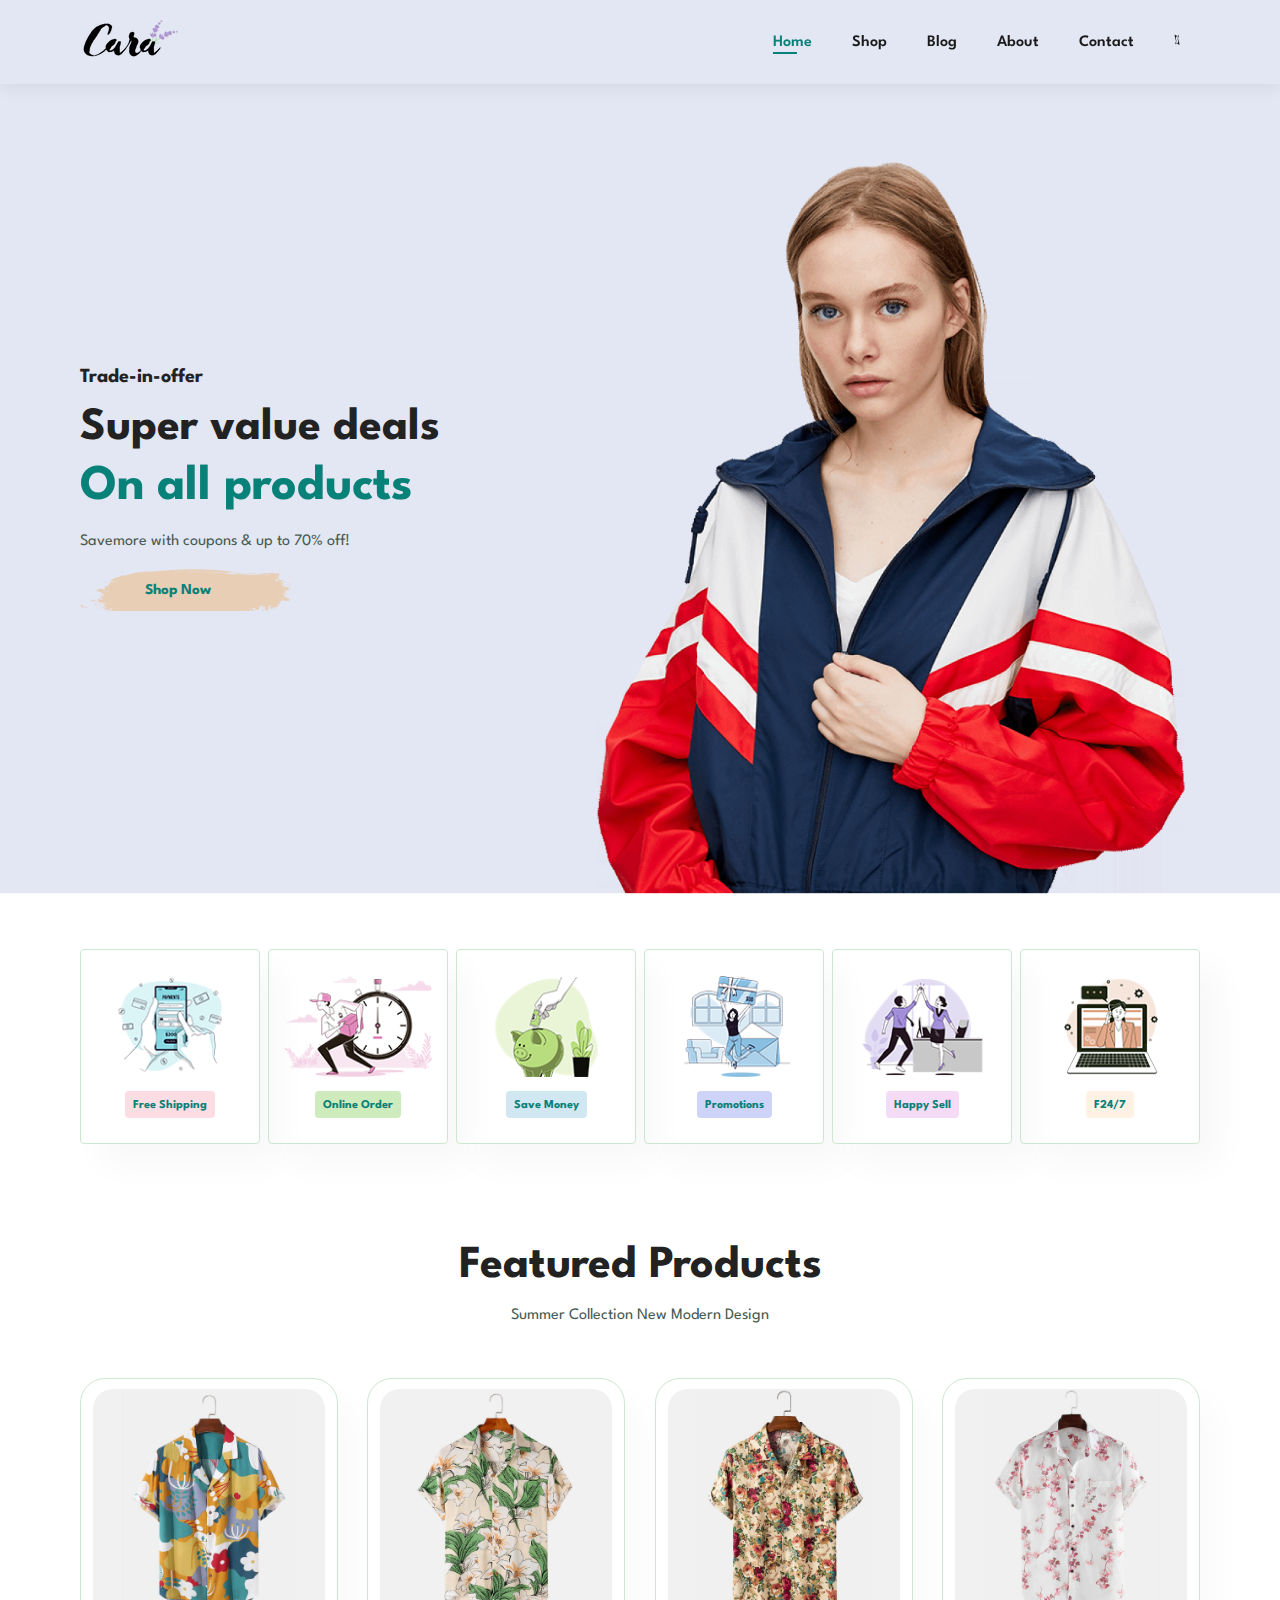
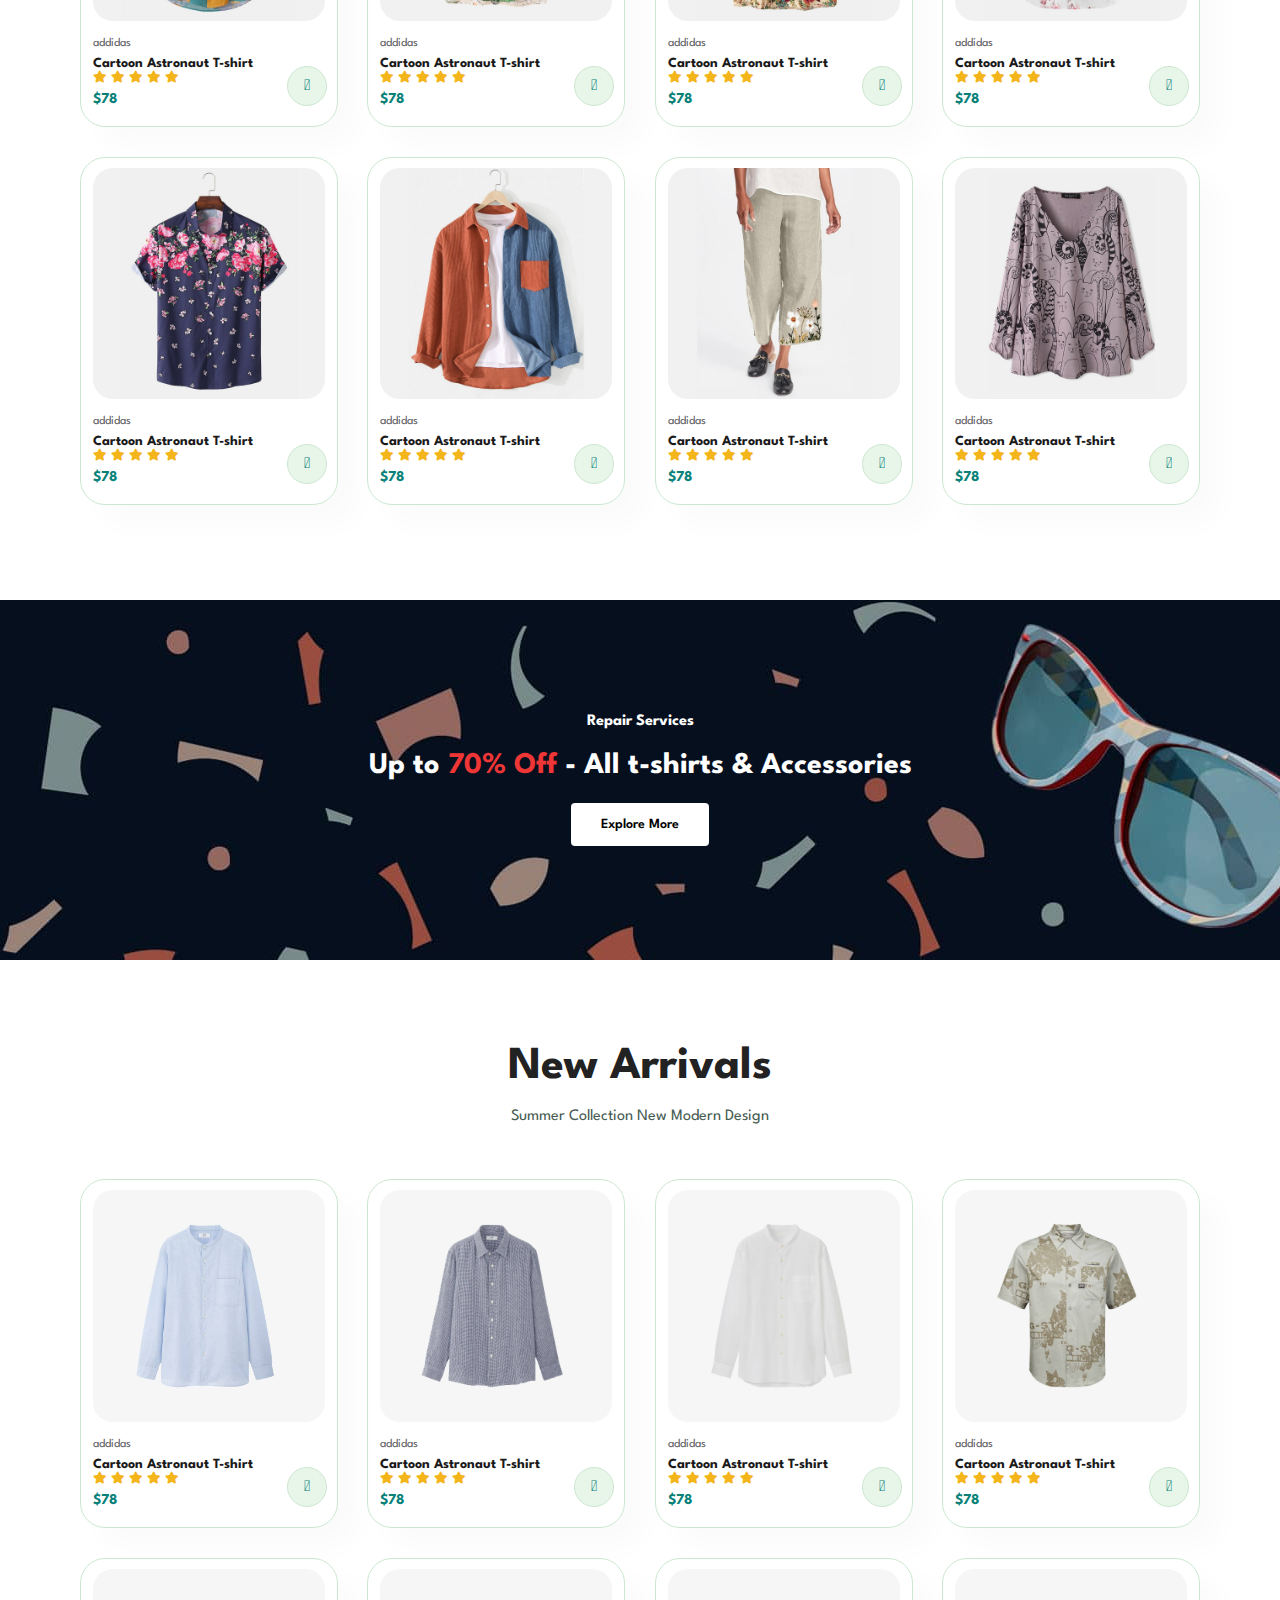
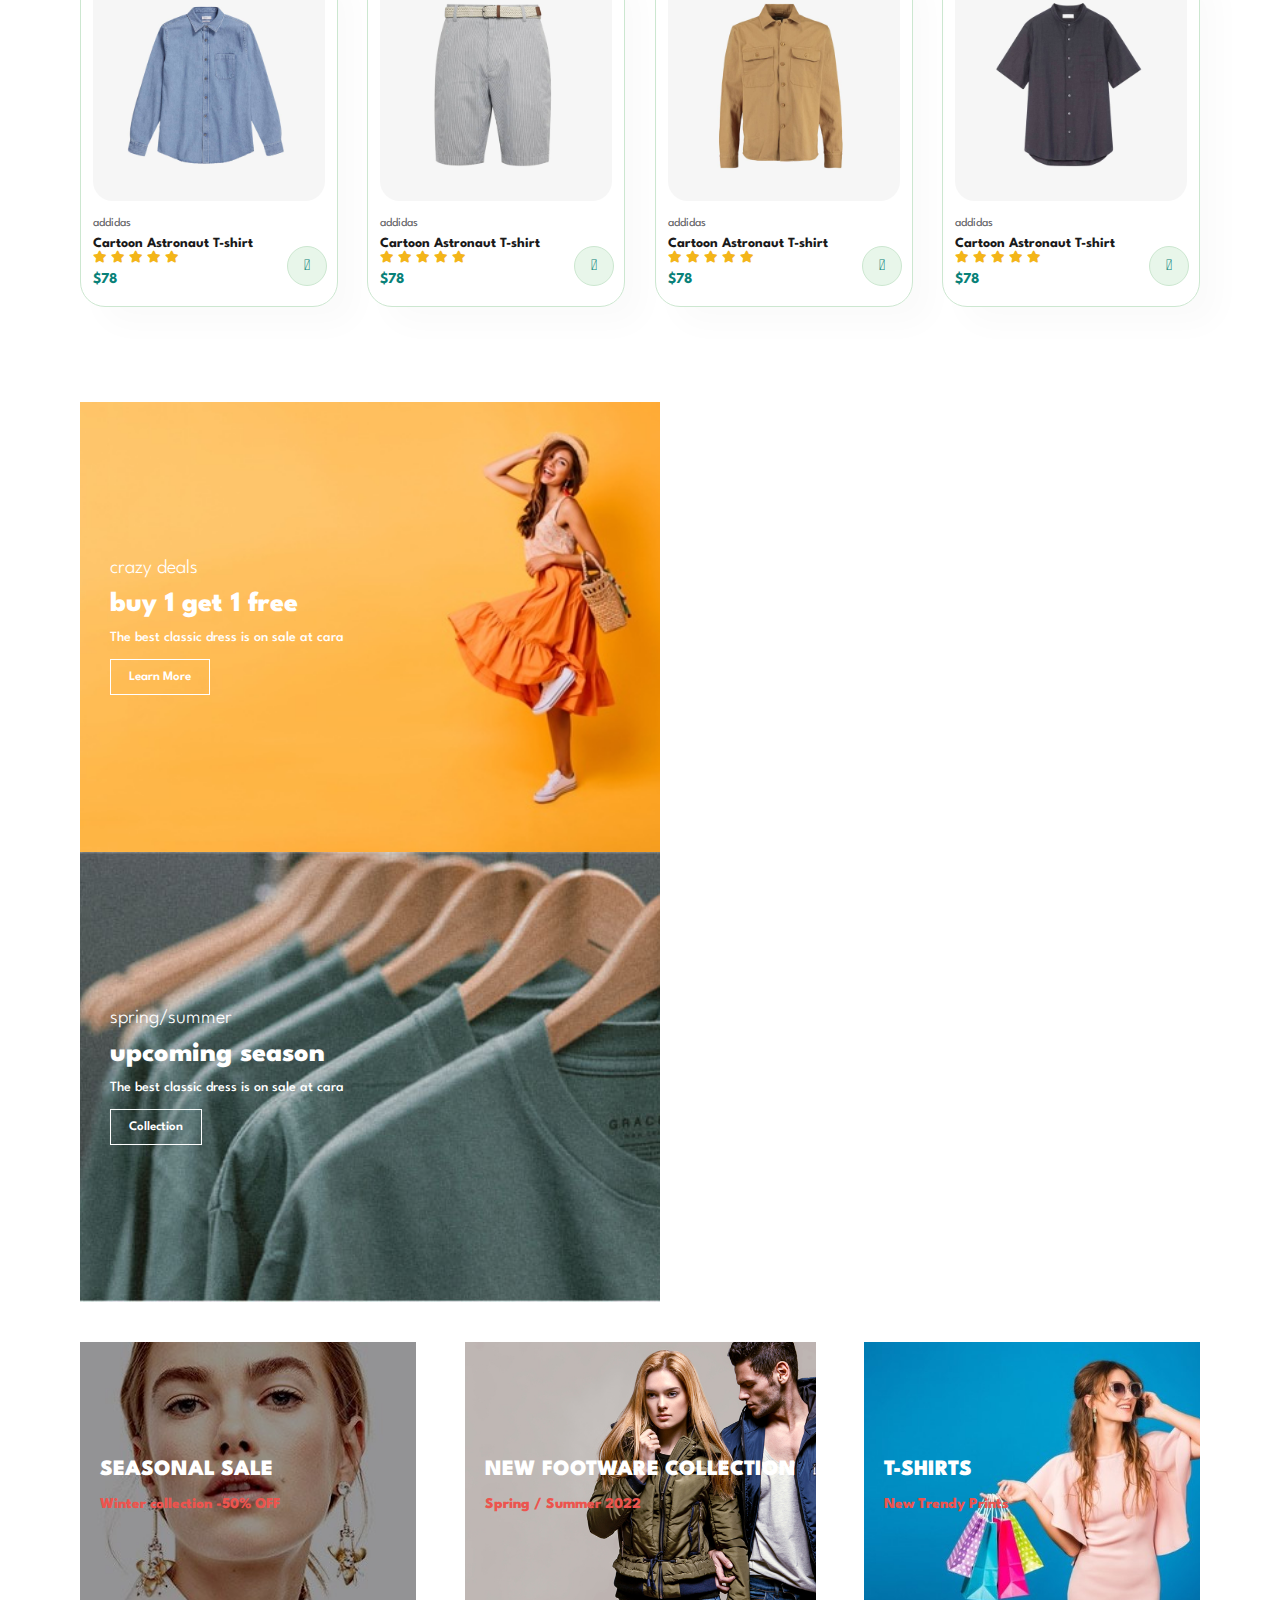
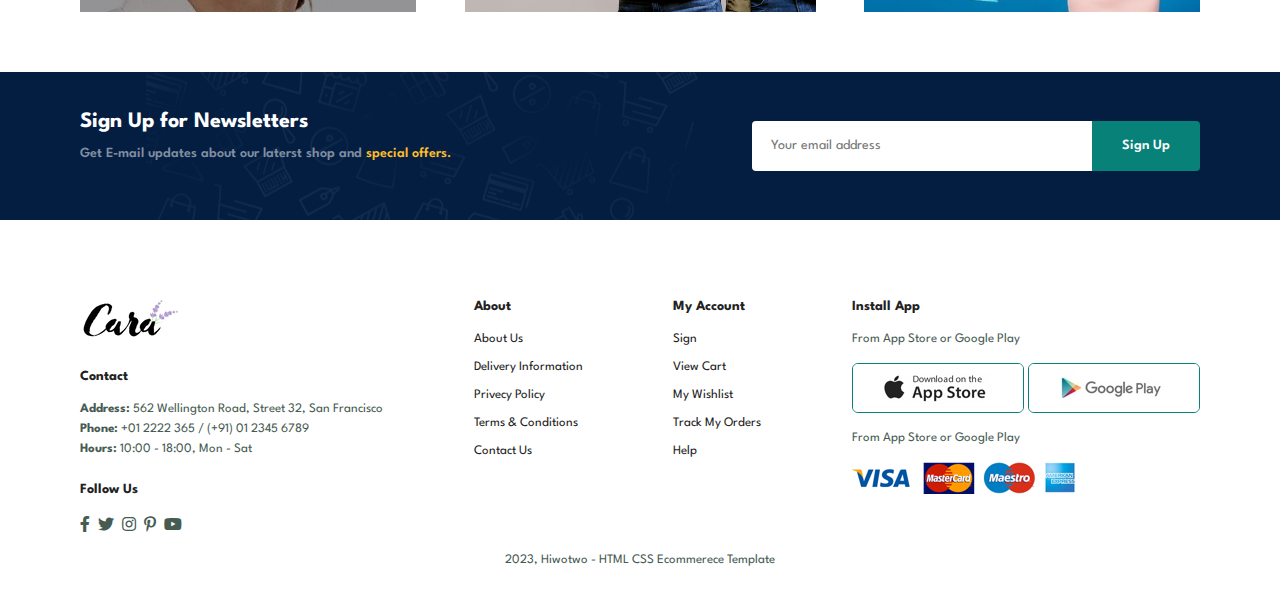
<file: index.html>
<!DOCTYPE html>
<html lang="en">

    <head>
        <meta charset="UTF-8">
        <meta http-equiv="X-UA-Compatible" content="IE=edge">
        <meta name="viewport" content="width=device-width, initial-scale=1.0">
        <title>Tech2etc Ecommerce Tutorial</title>
        <link rel="stylesheet" href="https://pro.fontawesome.com/releases/v5.10.0/css/all.css"/>
        <link rel="stylesheet" href="https://use.fontawesome.com/releases/v5.15.4/css/all.css" integrity="sha384-DyZ88mC6Up2uqS4h/KRgHuoeGwBcD4Ng9SiP4dIRy0EXTlnuz47vAwmeGwVChigm" crossorigin="anonymous"/>

        <link rel="stylesheet" href="style.css">
    </head>

    <body>

       <section id="header">
        <a href="#"><img src="img/logo.png" class="logo" alt=""></a>

        <div>
            <ul id="navbar">
                <li><a class="active" href="index.html">Home</a></li>
                <li><a href="shop.html">Shop</a></li>
                <li><a href="blog.html">Blog</a></li>
                <li><a href="about.html">About</a></li>
                <li><a href="contact.html">Contact</a></li>
                <!-- <li><a href="cart.html"><i class="far fa-shopping-bag"></i></a></li> -->
                <li id="lg-bag"><a href="cart.html"><i class="fal fa-shopping-cart"></i></i></a></li>
                <a href="#" id="close"><i class="fal fa-times"></i></a>
            </ul>
        </div>
        <div id="mobile">
            <a href="cart.html"><i class="fal fa-shopping-cart"></i></i></a>
            <i id="bar" class="fas fa-outdent"></i>
        </div>
       </section>

       <section id="hero">
        <h4>Trade-in-offer</h4>
        <h2>Super value deals</h2>
        <h1>On all products</h1>
        <p>Savemore with coupons & up to 70% off!</p>
        <button>Shop Now</button>
       </section>

       <section id="feature" class="section-p1">
        <div class="fe-box">
            <img src="img/features/f1.png" alt="">
            <h6>Free Shipping</h6>
        </div>
        <div class="fe-box">
            <img src="img/features/f2.png" alt="">
            <h6>Online Order</h6>
        </div>
        <div class="fe-box">
            <img src="img/features/f3.png" alt="">
            <h6>Save Money</h6>
        </div>
        <div class="fe-box">
            <img src="img/features/f4.png" alt="">
            <h6>Promotions</h6>
        </div>
        <div class="fe-box">
            <img src="img/features/f5.png" alt="">
            <h6>Happy Sell</h6>
        </div>
        <div class="fe-box">
            <img src="img/features/f6.png" alt="">
            <h6>F24/7</h6>
        </div>

       </section>
       
       <section id="product1" class="section-p1">
        <h2>Featured Products</h2>
        <p>Summer Collection New Modern Design</p>
        <div class="pro-container">
            <div class="pro">
                <img src="img/products/f1.jpg" alt="">
                <div class="des">
                    <span>addidas</span>
                    <h5>Cartoon Astronaut T-shirt</h5>
                    <div class="star">
                        <i class="fas fa-star"></i>
                        <i class="fas fa-star"></i>
                        <i class="fas fa-star"></i>
                        <i class="fas fa-star"></i>
                        <i class="fas fa-star"></i>
                    </div>
                    <h4>$78</h4>
                </div>
                <a href="#"><i class="fal fa-shopping-cart cart"></i></a>

            </div>
            <div class="pro">
                <img src="img/products/f2.jpg" alt="">
                <div class="des">
                    <span>addidas</span>
                    <h5>Cartoon Astronaut T-shirt</h5>
                    <div class="star">
                        <i class="fas fa-star"></i>
                        <i class="fas fa-star"></i>
                        <i class="fas fa-star"></i>
                        <i class="fas fa-star"></i>
                        <i class="fas fa-star"></i>
                    </div>
                    <h4>$78</h4>
                </div>
                <a href="#"><i class="fal fa-shopping-cart cart"></i></a>

            </div>
            <div class="pro">
                <img src="img/products/f3.jpg" alt="">
                <div class="des">
                    <span>addidas</span>
                    <h5>Cartoon Astronaut T-shirt</h5>
                    <div class="star">
                        <i class="fas fa-star"></i>
                        <i class="fas fa-star"></i>
                        <i class="fas fa-star"></i>
                        <i class="fas fa-star"></i>
                        <i class="fas fa-star"></i>
                    </div>
                    <h4>$78</h4>
                </div>
                <a href="#"><i class="fal fa-shopping-cart cart"></i></a>

            </div>
            <div class="pro">
                <img src="img/products/f4.jpg" alt="">
                <div class="des">
                    <span>addidas</span>
                    <h5>Cartoon Astronaut T-shirt</h5>
                    <div class="star">
                        <i class="fas fa-star"></i>
                        <i class="fas fa-star"></i>
                        <i class="fas fa-star"></i>
                        <i class="fas fa-star"></i>
                        <i class="fas fa-star"></i>
                    </div>
                    <h4>$78</h4>
                </div>
                <a href="#"><i class="fal fa-shopping-cart cart"></i></a>

            </div>
            <div class="pro">
                <img src="img/products/f5.jpg" alt="">
                <div class="des">
                    <span>addidas</span>
                    <h5>Cartoon Astronaut T-shirt</h5>
                    <div class="star">
                        <i class="fas fa-star"></i>
                        <i class="fas fa-star"></i>
                        <i class="fas fa-star"></i>
                        <i class="fas fa-star"></i>
                        <i class="fas fa-star"></i>
                    </div>
                    <h4>$78</h4>
                </div>
                <a href="#"><i class="fal fa-shopping-cart cart"></i></a>

            </div>
            <div class="pro">
                <img src="img/products/f6.jpg" alt="">
                <div class="des">
                    <span>addidas</span>
                    <h5>Cartoon Astronaut T-shirt</h5>
                    <div class="star">
                        <i class="fas fa-star"></i>
                        <i class="fas fa-star"></i>
                        <i class="fas fa-star"></i>
                        <i class="fas fa-star"></i>
                        <i class="fas fa-star"></i>
                    </div>
                    <h4>$78</h4>
                </div>
                <a href="#"><i class="fal fa-shopping-cart cart"></i></a>

            </div>
            <div class="pro">
                <img src="img/products/f7.jpg" alt="">
                <div class="des">
                    <span>addidas</span>
                    <h5>Cartoon Astronaut T-shirt</h5>
                    <div class="star">
                        <i class="fas fa-star"></i>
                        <i class="fas fa-star"></i>
                        <i class="fas fa-star"></i>
                        <i class="fas fa-star"></i>
                        <i class="fas fa-star"></i>
                    </div>
                    <h4>$78</h4>
                </div>
                <a href="#"><i class="fal fa-shopping-cart cart"></i></a>

            </div>
            <div class="pro">
                <img src="img/products/f8.jpg" alt="">
                <div class="des">
                    <span>addidas</span>
                    <h5>Cartoon Astronaut T-shirt</h5>
                    <div class="star">
                        <i class="fas fa-star"></i>
                        <i class="fas fa-star"></i>
                        <i class="fas fa-star"></i>
                        <i class="fas fa-star"></i>
                        <i class="fas fa-star"></i>
                    </div>
                    <h4>$78</h4>
                </div>
                <a href="#"><i class="fal fa-shopping-cart cart"></i></a>

            </div>
        </div>
       </section>

       <section id="banner" class="section-m1">
        <h4>Repair Services</h4>
        <h2>Up to <span>70% Off</span> - All t-shirts & Accessories</h2>
        <button class="normal">Explore More</button>
        
       </section>
 
       <section id="product1" class="section-p1">
        <h2>New Arrivals</h2>
        <p>Summer Collection New Modern Design</p>
        <div class="pro-container">
            <div class="pro">
                <img src="img/products/n1.jpg" alt="">
                <div class="des">
                    <span>addidas</span>
                    <h5>Cartoon Astronaut T-shirt</h5>
                    <div class="star">
                        <i class="fas fa-star"></i>
                        <i class="fas fa-star"></i>
                        <i class="fas fa-star"></i>
                        <i class="fas fa-star"></i>
                        <i class="fas fa-star"></i>
                    </div>
                    <h4>$78</h4>
                </div>
                <a href="#"><i class="fal fa-shopping-cart cart"></i></a>

            </div>
            <div class="pro">
                <img src="img/products/n2.jpg" alt="">
                <div class="des">
                    <span>addidas</span>
                    <h5>Cartoon Astronaut T-shirt</h5>
                    <div class="star">
                        <i class="fas fa-star"></i>
                        <i class="fas fa-star"></i>
                        <i class="fas fa-star"></i>
                        <i class="fas fa-star"></i>
                        <i class="fas fa-star"></i>
                    </div>
                    <h4>$78</h4>
                </div>
                <a href="#"><i class="fal fa-shopping-cart cart"></i></a>

            </div>
            <div class="pro">
                <img src="img/products/n3.jpg" alt="">
                <div class="des">
                    <span>addidas</span>
                    <h5>Cartoon Astronaut T-shirt</h5>
                    <div class="star">
                        <i class="fas fa-star"></i>
                        <i class="fas fa-star"></i>
                        <i class="fas fa-star"></i>
                        <i class="fas fa-star"></i>
                        <i class="fas fa-star"></i>
                    </div>
                    <h4>$78</h4>
                </div>
                <a href="#"><i class="fal fa-shopping-cart cart"></i></a>

            </div>
            <div class="pro">
                <img src="img/products/n4.jpg" alt="">
                <div class="des">
                    <span>addidas</span>
                    <h5>Cartoon Astronaut T-shirt</h5>
                    <div class="star">
                        <i class="fas fa-star"></i>
                        <i class="fas fa-star"></i>
                        <i class="fas fa-star"></i>
                        <i class="fas fa-star"></i>
                        <i class="fas fa-star"></i>
                    </div>
                    <h4>$78</h4>
                </div>
                <a href="#"><i class="fal fa-shopping-cart cart"></i></a>

            </div>
            <div class="pro">
                <img src="img/products/n5.jpg" alt="">
                <div class="des">
                    <span>addidas</span>
                    <h5>Cartoon Astronaut T-shirt</h5>
                    <div class="star">
                        <i class="fas fa-star"></i>
                        <i class="fas fa-star"></i>
                        <i class="fas fa-star"></i>
                        <i class="fas fa-star"></i>
                        <i class="fas fa-star"></i>
                    </div>
                    <h4>$78</h4>
                </div>
                <a href="#"><i class="fal fa-shopping-cart cart"></i></a>

            </div>
            <div class="pro">
                <img src="img/products/n6.jpg" alt="">
                <div class="des">
                    <span>addidas</span>
                    <h5>Cartoon Astronaut T-shirt</h5>
                    <div class="star">
                        <i class="fas fa-star"></i>
                        <i class="fas fa-star"></i>
                        <i class="fas fa-star"></i>
                        <i class="fas fa-star"></i>
                        <i class="fas fa-star"></i>
                    </div>
                    <h4>$78</h4>
                </div>
                <a href="#"><i class="fal fa-shopping-cart cart"></i></a>

            </div>
            <div class="pro">
                <img src="img/products/n7.jpg" alt="">
                <div class="des">
                    <span>addidas</span>
                    <h5>Cartoon Astronaut T-shirt</h5>
                    <div class="star">
                        <i class="fas fa-star"></i>
                        <i class="fas fa-star"></i>
                        <i class="fas fa-star"></i>
                        <i class="fas fa-star"></i>
                        <i class="fas fa-star"></i>
                    </div>
                    <h4>$78</h4>
                </div>
                <a href="#"><i class="fal fa-shopping-cart cart"></i></a>

            </div>
            <div class="pro">
                <img src="img/products/n8.jpg" alt="">
                <div class="des">
                    <span>addidas</span>
                    <h5>Cartoon Astronaut T-shirt</h5>
                    <div class="star">
                        <i class="fas fa-star"></i>
                        <i class="fas fa-star"></i>
                        <i class="fas fa-star"></i>
                        <i class="fas fa-star"></i>
                        <i class="fas fa-star"></i>
                    </div>
                    <h4>$78</h4>
                </div>
                <a href="#"><i class="fal fa-shopping-cart cart"></i></a>

            </div>
        </div>
       </section>

       <section id="sm-banner" class="section-p1">
        <div class="banner-box">
            <h4>crazy deals</h4>
            <h2>buy 1 get 1 free</h2>
            <span>The best classic dress is on sale at cara</span>
            <button class="white">Learn More</button>
        </div>
        <div class="banner-box banner-box2">
            <h4>spring/summer</h4>
            <h2>upcoming season</h2>
            <span>The best classic dress is on sale at cara</span>
            <button class="white">Collection</button>
        </div>
       </section>

       <section id="banner3">
        <div class="banner-box">
            <h2>SEASONAL SALE</h2>
            <h3>Winter collection -50% OFF</h3>
        </div>
        <div class="banner-box banner-box2">
            <h2>NEW FOOTWARE COLLECTION</h2>
            <h3>Spring / Summer 2022</h3>
        </div>
        <div class="banner-box banner-box3">
            <h2>T-SHIRTS</h2>
            <h3>New Trendy Prints</h3>
        </div>

       </section>

       <section id="newsletter" class="section-p1 section-m1" >
        <div class="newstext">
            <h4>Sign Up for Newsletters</h4>
            <p>Get E-mail updates about our laterst shop and <span>special offers.</span> </p>
            
        </div>
        <div class="form">
            <input type="text" placeholder="Your email address">
            <button class="normal">Sign Up</button>
        </div>

       </section>

       <footer class="section-p1">
        <div class="col">
            <img class="logo" src="img/logo.png" alt="">
            <h4>Contact</h4>
            <p><strong>Address: </strong> 562 Wellington Road, Street 32, San Francisco</p>
            <p><strong>Phone: </strong> +01 2222 365 / (+91) 01 2345 6789</p>
            <p><strong>Hours: </strong> 10:00 - 18:00, Mon - Sat</p>
            <div class="follow">
                <h4>Follow Us</h4>
                <div class="icon">
                    <i class="fab fa-facebook-f"> </i>
                    <i class="fab fa-twitter"> </i>
                    <i class="fab fa-instagram"> </i>
                    <i class="fab fa-pinterest-p"> </i>
                    <i class="fab fa-youtube"> </i>
                </div>
            </div>
        </div>

<div class="col">
    <h4>About</h4>
    <a href="#">About Us</a>
    <a href="#">Delivery Information</a>
    <a href="#">Privecy Policy</a>
    <a href="#">Terms & Conditions</a>
    <a href="#">Contact Us</a>
</div>

<div class="col">
    <h4>My Account</h4>
    <a href="#">Sign</a>
    <a href="#">View Cart</a>
    <a href="#">My Wishlist</a>
    <a href="#">Track My Orders</a>
    <a href="#">Help</a>
</div>

<div class="col install">
    <h4>Install App</h4>
    <p>From App Store or Google Play</p>
    <div class="row">
        <img src="img/pay/app.jpg" alt="">
        <img src="img/pay/play.jpg" alt="">
    </div>
    <p>From App Store or Google Play</p>
    <img src="img/pay/pay.png" alt="">
</div>

<div class="copyright">
    <p>2023, Hiwotwo - HTML CSS Ecommerece Template</p>

</div>

       </footer>

        <script src="script.js"></script>
    </body>

</html>
</file>
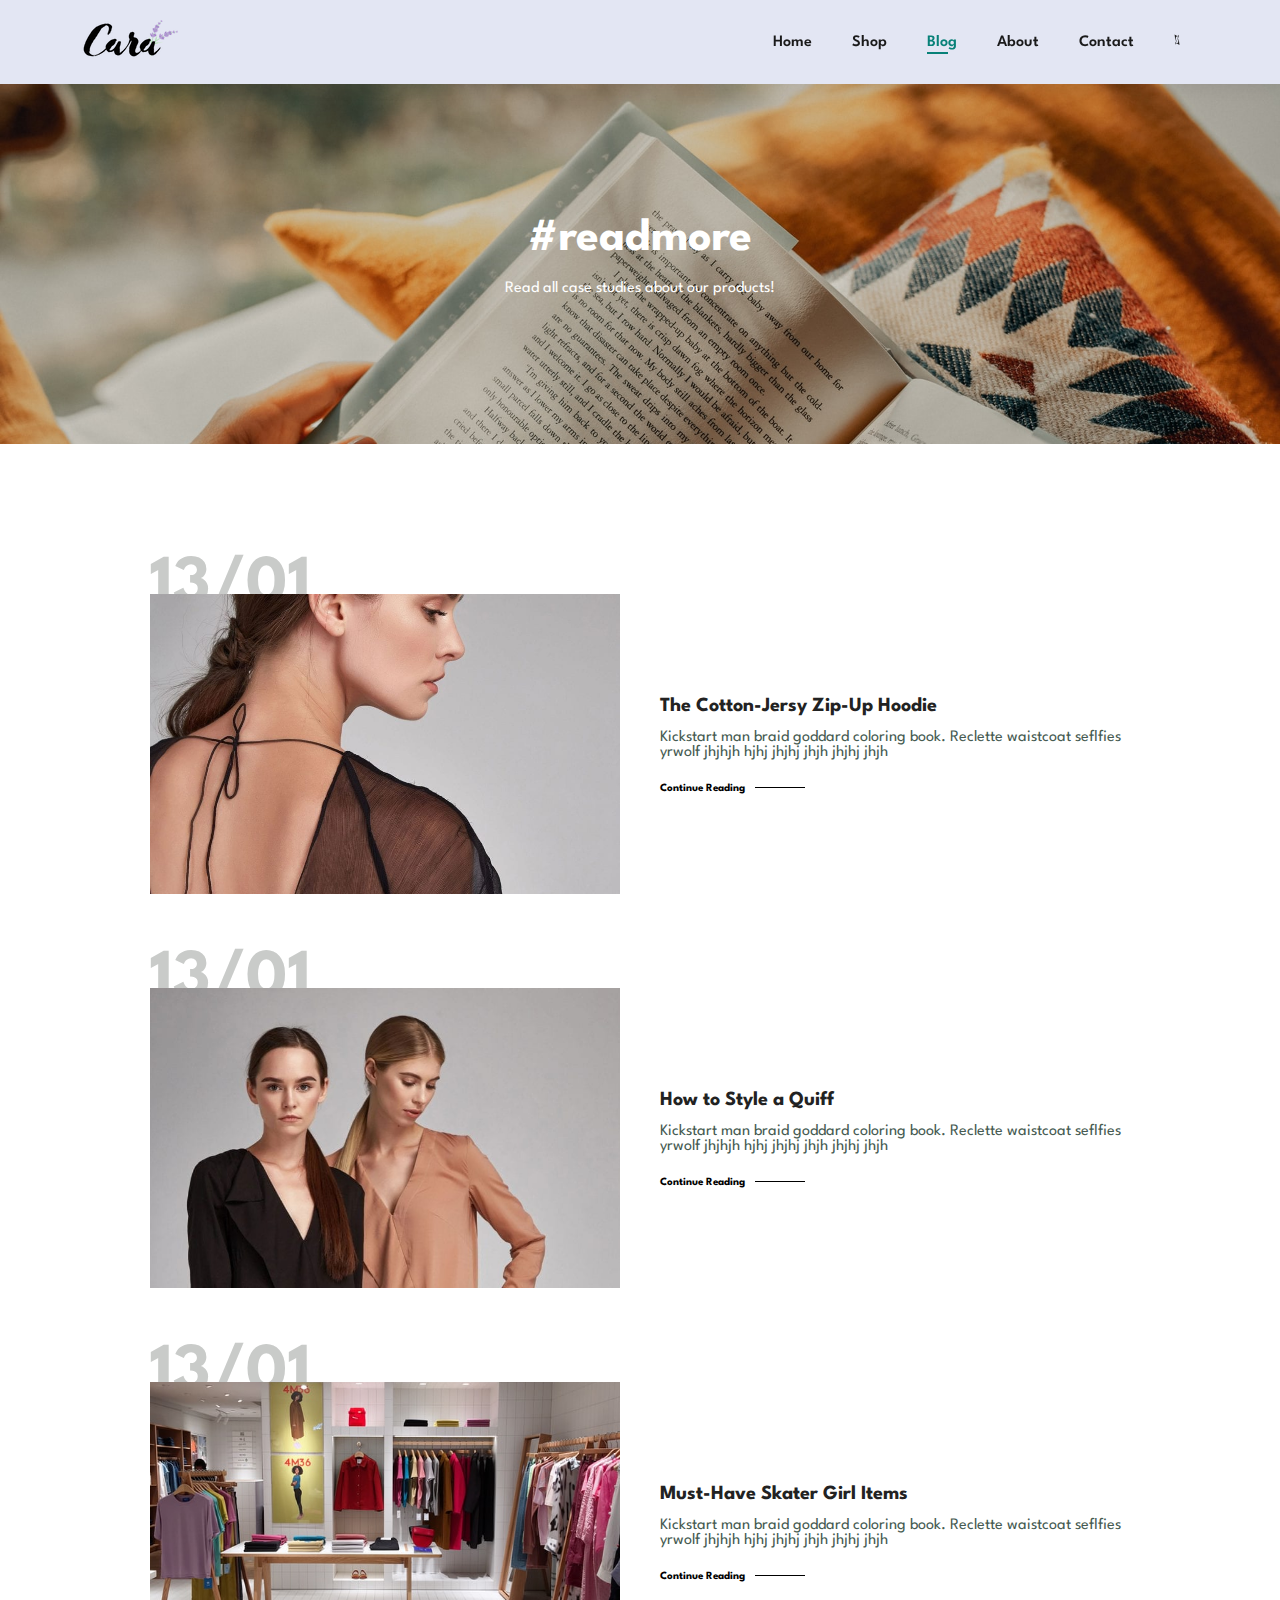
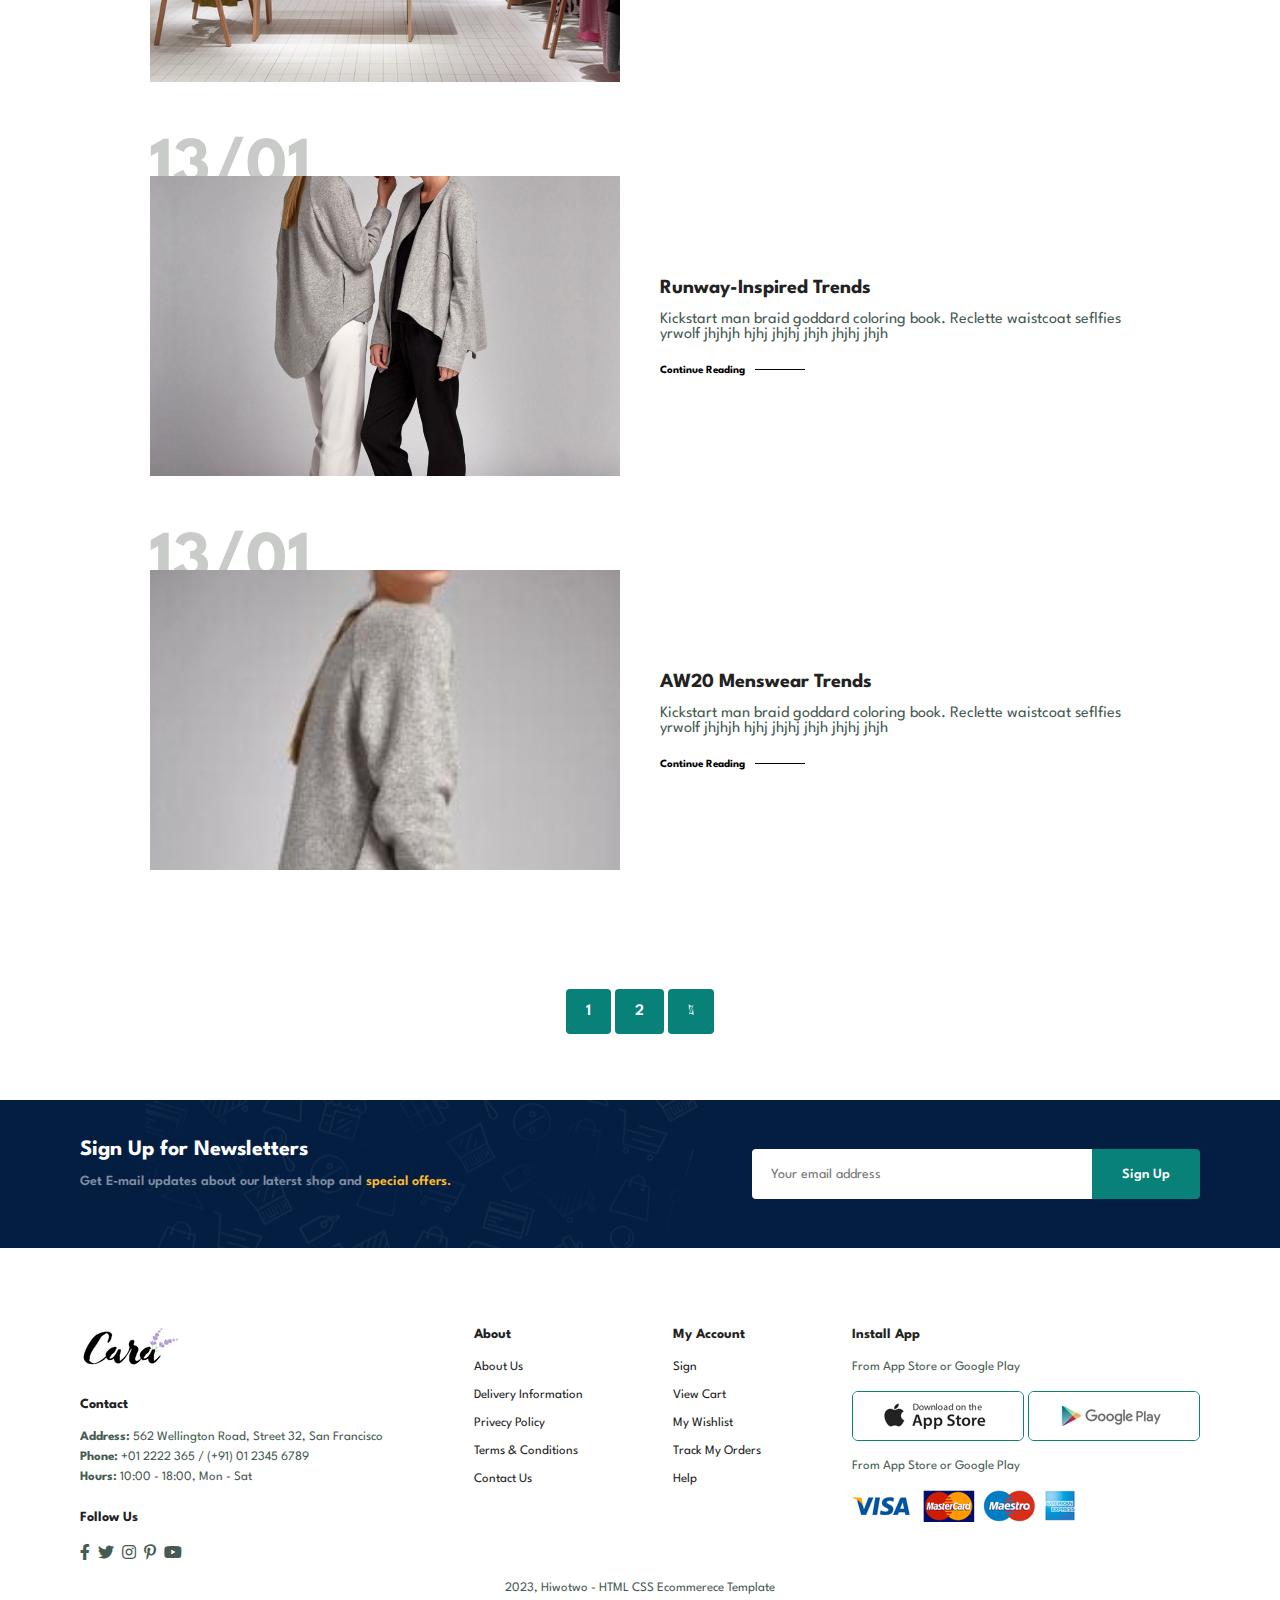
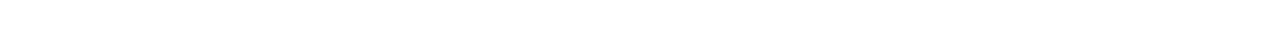
<file: blog.html>
<!DOCTYPE html>
<html lang="en">

    <head>
        <meta charset="UTF-8">
        <meta http-equiv="X-UA-Compatible" content="IE=edge">
        <meta name="viewport" content="width=device-width, initial-scale=1.0">
        <title>Ecommerce Website</title>
        <link rel="stylesheet" href="https://pro.fontawesome.com/releases/v5.10.0/css/all.css"/>
        <link rel="stylesheet" href="https://use.fontawesome.com/releases/v5.15.4/css/all.css" integrity="sha384-DyZ88mC6Up2uqS4h/KRgHuoeGwBcD4Ng9SiP4dIRy0EXTlnuz47vAwmeGwVChigm" crossorigin="anonymous"/>

        <link rel="stylesheet" href="style.css">
    </head>

    <body>

       <section id="header">
        <a href="#"><img src="img/logo.png" class="logo" alt=""></a>

        <div>
            <ul id="navbar">
                <li><a href="index.html">Home</a></li>
                <li><a href="shop.html">Shop</a></li>
                <li><a class="active" href="blog.html">Blog</a></li>
                <li><a href="about.html">About</a></li>
                <li><a href="contact.html">Contact</a></li>
                <!-- <li><a href="cart.html"><i class="far fa-shopping-bag"></i></a></li> -->
                <li id="lg-bag"><a href="cart.html"><i class="fal fa-shopping-cart"></i></i></a></li>
                <a href="#" id="close"><i class="fal fa-times"></i></a>
            </ul>
        </div>
        <div id="mobile">
            <a href="cart.html"><i class="fal fa-shopping-cart"></i></i></a>
            <i id="bar" class="fas fa-outdent"></i>
        </div>
       </section>

       <section id="page-header" class="blog-header">
        <h2>#readmore</h2>
        <p>Read all case studies about our products!</p>
       </section>

       <section id="blog">
        <div class="blog-box">
            <div class="blog-img">
                <img src="img/blog/b1.jpg" alt="">
            </div>
            <div class="blog-details">
                <h4>The Cotton-Jersy Zip-Up Hoodie</h4>
                <p>Kickstart man braid goddard coloring book. Reclette waistcoat seflfies yrwolf jhjhjh hjhj jhjhj jhjh jhjhj jhjh </p>
                <a href="#"> Continue Reading</a>
            </div>
            <h1>13/01</h1>
        </div>

        <div class="blog-box">
            <div class="blog-img">
                <img src="img/blog/b2.jpg" alt="">
            </div>
            <div class="blog-details">
                <h4>How to Style a Quiff</h4>
                <p>Kickstart man braid goddard coloring book. Reclette waistcoat seflfies yrwolf jhjhjh hjhj jhjhj jhjh jhjhj jhjh </p>
                <a href="#"> Continue Reading</a>
            </div>
            <h1>13/01</h1>
        </div>

        <div class="blog-box">
            <div class="blog-img">
                <img src="img/blog/b3.jpg" alt="">
            </div>
            <div class="blog-details">
                <h4>Must-Have Skater Girl Items</h4>
                <p>Kickstart man braid goddard coloring book. Reclette waistcoat seflfies yrwolf jhjhjh hjhj jhjhj jhjh jhjhj jhjh </p>
                <a href="#"> Continue Reading</a>
            </div>
            <h1>13/01</h1>
        </div>

        <div class="blog-box">
            <div class="blog-img">
                <img src="img/blog/b4.jpg" alt="">
            </div>
            <div class="blog-details">
                <h4>Runway-Inspired Trends</h4>
                <p>Kickstart man braid goddard coloring book. Reclette waistcoat seflfies yrwolf jhjhjh hjhj jhjhj jhjh jhjhj jhjh </p>
                <a href="#"> Continue Reading</a>
            </div>
            <h1>13/01</h1>
        </div>

        <div class="blog-box">
            <div class="blog-img">
                <img src="img/blog/b5.jpg" alt="">
            </div>
            <div class="blog-details">
                <h4>AW20 Menswear Trends</h4>
                <p>Kickstart man braid goddard coloring book. Reclette waistcoat seflfies yrwolf jhjhjh hjhj jhjhj jhjh jhjhj jhjh </p>
                <a href="#"> Continue Reading</a>
            </div>
            <h1>13/01</h1>
        </div>

       </section>

       <section id="pagination" class="section-p1">
        <a href="#">1</a>
        <a href="#">2</a>
        <a href="#"><i class="fal fa-long-arrow-alt-right"></i></a>

       </section>

       <section id="newsletter" class="section-p1 section-m1" >
        <div class="newstext">
            <h4>Sign Up for Newsletters</h4>
            <p>Get E-mail updates about our laterst shop and <span>special offers.</span> </p>
            
        </div>
        <div class="form">
            <input type="text" placeholder="Your email address">
            <button class="normal">Sign Up</button>
        </div>

       </section>

       <footer class="section-p1">
        <div class="col">
            <img class="logo" src="img/logo.png" alt="">
            <h4>Contact</h4>
            <p><strong>Address: </strong> 562 Wellington Road, Street 32, San Francisco</p>
            <p><strong>Phone: </strong> +01 2222 365 / (+91) 01 2345 6789</p>
            <p><strong>Hours: </strong> 10:00 - 18:00, Mon - Sat</p>
            <div class="follow">
                <h4>Follow Us</h4>
                <div class="icon">
                    <i class="fab fa-facebook-f"> </i>
                    <i class="fab fa-twitter"> </i>
                    <i class="fab fa-instagram"> </i>
                    <i class="fab fa-pinterest-p"> </i>
                    <i class="fab fa-youtube"> </i>
                </div>
            </div>
        </div>

<div class="col">
    <h4>About</h4>
    <a href="#">About Us</a>
    <a href="#">Delivery Information</a>
    <a href="#">Privecy Policy</a>
    <a href="#">Terms & Conditions</a>
    <a href="#">Contact Us</a>
</div>

<div class="col">
    <h4>My Account</h4>
    <a href="#">Sign</a>
    <a href="#">View Cart</a>
    <a href="#">My Wishlist</a>
    <a href="#">Track My Orders</a>
    <a href="#">Help</a>
</div>

<div class="col install">
    <h4>Install App</h4>
    <p>From App Store or Google Play</p>
    <div class="row">
        <img src="img/pay/app.jpg" alt="">
        <img src="img/pay/play.jpg" alt="">
    </div>
    <p>From App Store or Google Play</p>
    <img src="img/pay/pay.png" alt="">
</div>

<div class="copyright">
    <p>2023, Hiwotwo - HTML CSS Ecommerece Template</p>

</div>

       </footer>

        <script src="script.js"></script>
    </body>

</html>
</file>
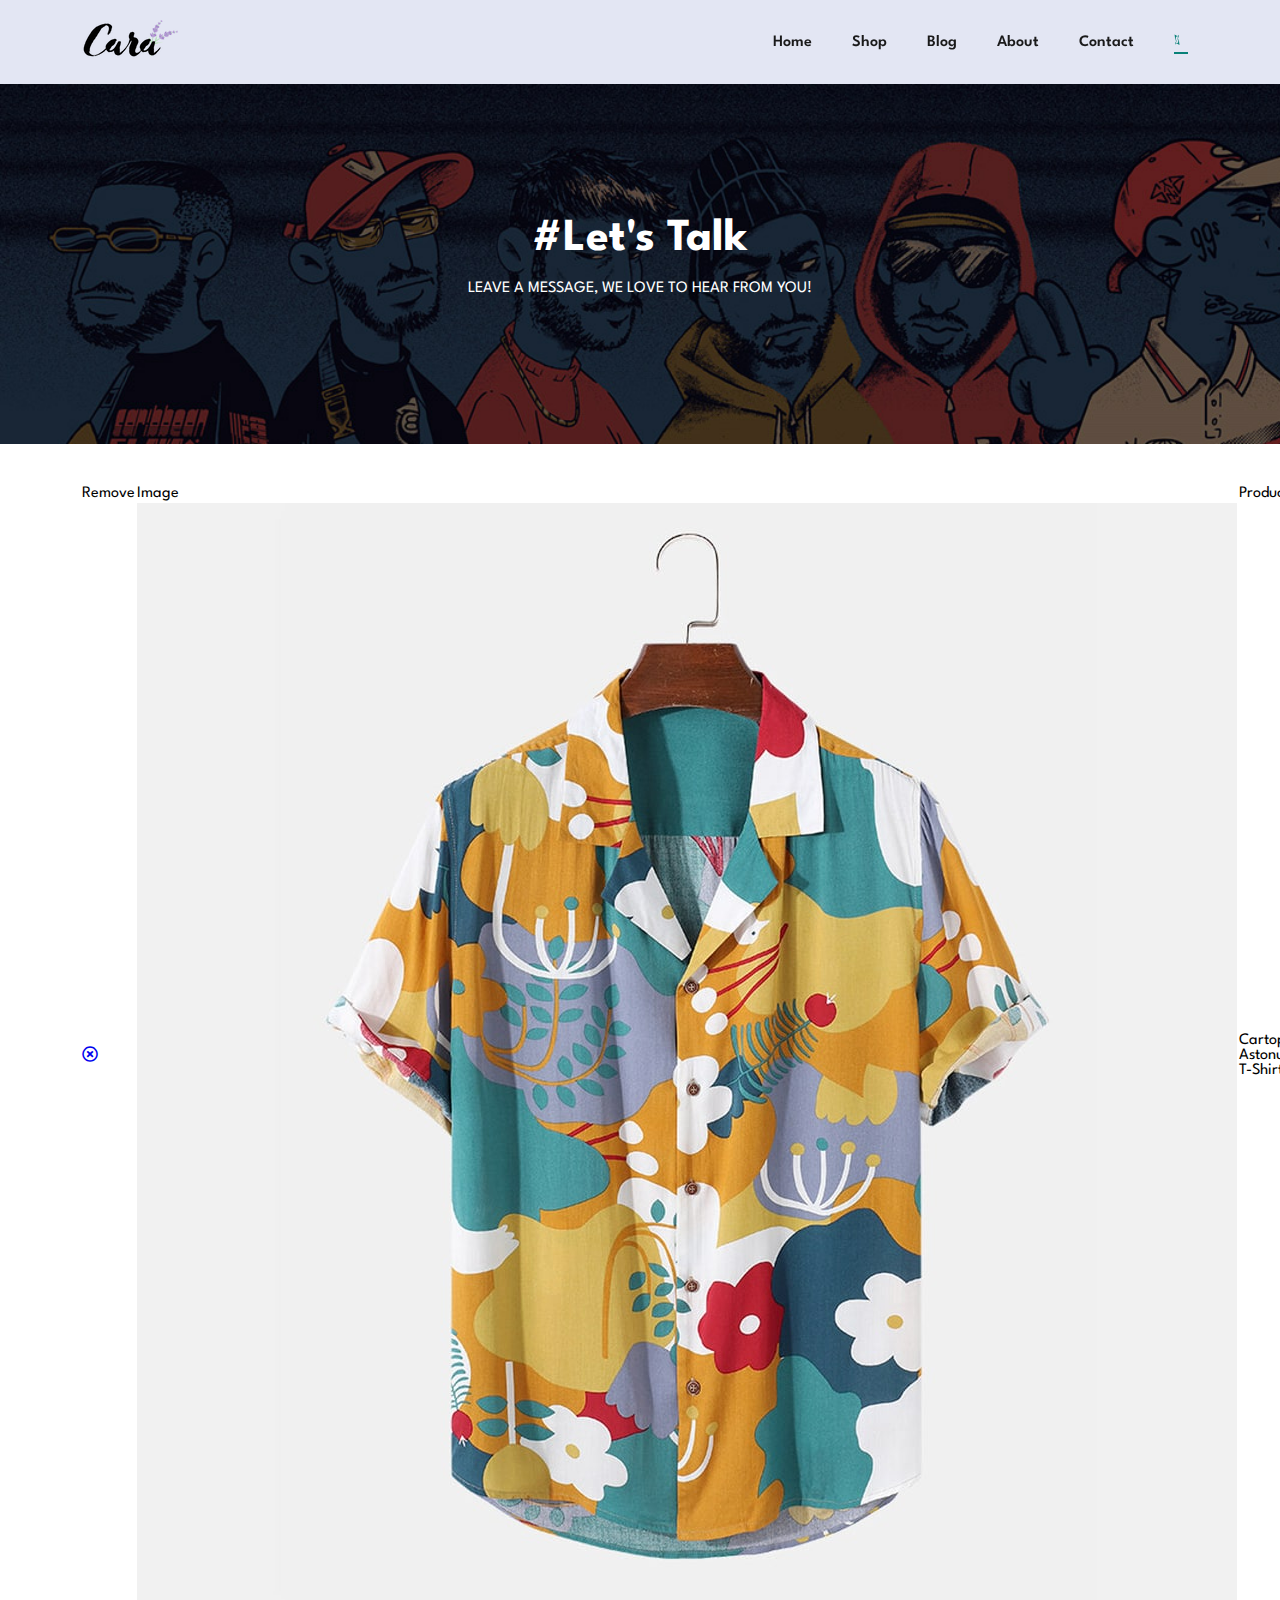
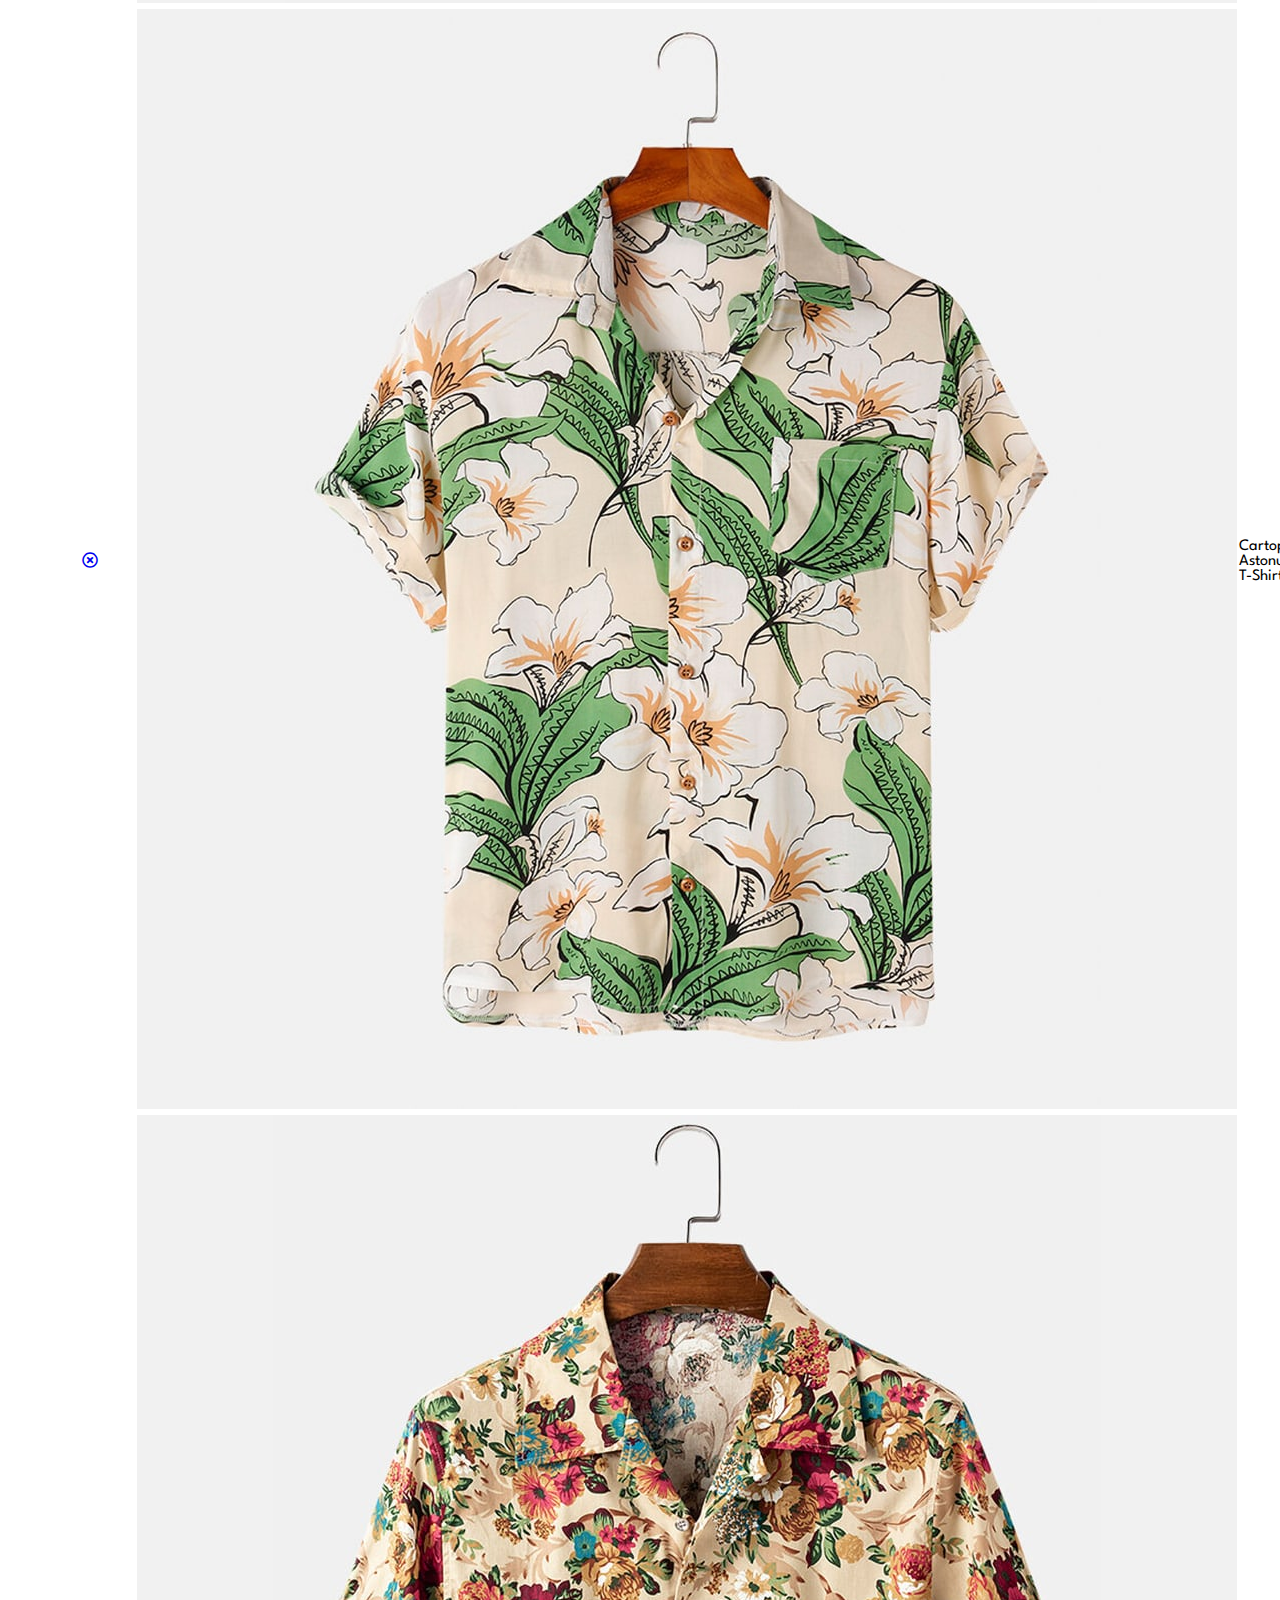
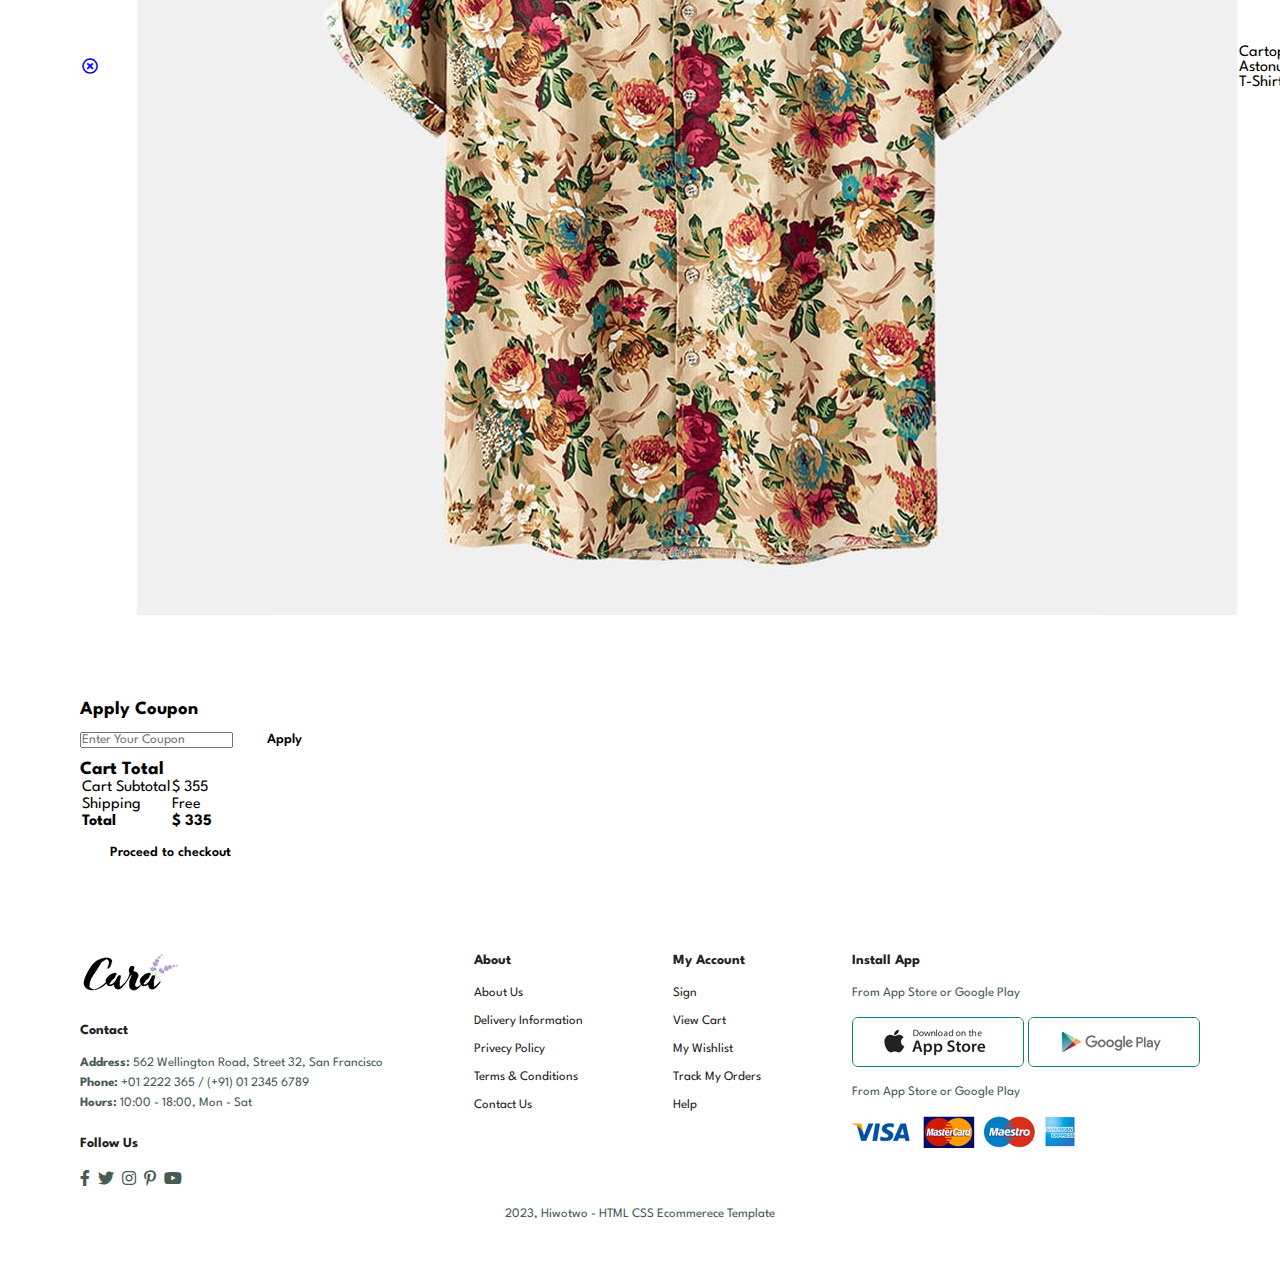
<file: cart.html>
<!DOCTYPE html>
<html lang="en">

    <head>
        <meta charset="UTF-8">
        <meta http-equiv="X-UA-Compatible" content="IE=edge">
        <meta name="viewport" content="width=device-width, initial-scale=1.0">
        <title>Ecommerce Website</title>
        <link rel="stylesheet" href="https://pro.fontawesome.com/releases/v5.10.0/css/all.css"/>
        <link rel="stylesheet" href="https://use.fontawesome.com/releases/v5.15.4/css/all.css" integrity="sha384-DyZ88mC6Up2uqS4h/KRgHuoeGwBcD4Ng9SiP4dIRy0EXTlnuz47vAwmeGwVChigm" crossorigin="anonymous"/>

        <link rel="stylesheet" href="style.css">
    </head>

    <body>

       <section id="header">
        <a href="#"><img src="img/logo.png" class="logo" alt=""></a>

        <div>
            <ul id="navbar">
                <li><a href="index.html">Home</a></li>
                <li><a href="shop.html">Shop</a></li>
                <li><a href="blog.html">Blog</a></li>
                <li><a href="about.html">About</a></li>
                <li><a href="contact.html">Contact</a></li>
                <!-- <li><a href="cart.html"><i class="far fa-shopping-bag"></i></a></li> -->
                <li id="lg-bag"><a class="active" href="cart.html"><i class="fal fa-shopping-cart"></i></i></a></li>
                <a href="#" id="close"><i class="fal fa-times"></i></a>
            </ul>
        </div>
        <div id="mobile">
            <a href="cart.html"><i class="fal fa-shopping-cart"></i></i></a>
            <i id="bar" class="fas fa-outdent"></i>
        </div>
       </section>

       <section id="page-header" class="about-header">
        <h2>#Let's Talk</h2>
        <p>LEAVE A MESSAGE, WE LOVE TO HEAR FROM YOU!</p>
       </section>

       <section id="cart" class="section-p1">
        <table width="100%" >
            <thead>
                <tr>
                    <td>Remove</td>
                    <td>Image</td>
                    <td>Product</td>
                    <td>Price</td>
                    <td>Quantity</td>
                    <td>subtotal</td>
                </tr>
            </thead>
            <tbody>
                <tr>
                    <td><a href="#"><i class="far fa-times-circle"></i></a></td>
                    <td><img src="img/products/f1.jpg" alt=""></td>
                    <td>Cartopn Astonut T-Shirt</td>
                    <td>$118.55</td>
                    <td><input type="number" value="3"></td>
                    <td>$118.55</td>
                </tr>
                <tr>
                    <td><a href="#"><i class="far fa-times-circle"></i></a></td>
                    <td><img src="img/products/f2.jpg" alt=""></td>
                    <td>Cartopn Astonut T-Shirt</td>
                    <td>$118.55</td>
                    <td><input type="number" value="3"></td>
                    <td>$118.55</td>
                </tr>
                <tr>
                    <td><a href="#"><i class="far fa-times-circle"></i></a></td>
                    <td><img src="img/products/f3.jpg" alt=""></td>
                    <td>Cartopn Astonut T-Shirt</td>
                    <td>$118.55</td>
                    <td><input type="number" value="3"></td>
                    <td>$118.55</td>
                </tr>
            </tbody>
        </table>
       </section>

       <section id="cart-add" class="section-p1">
        <div id="coupon">
            <h3>Apply Coupon</h3>
            <div>
                <input type="text" placeholder="Enter Your Coupon">
                <button class="normal">Apply</button>
            </div>

        </div>

        <div id="subtotal">
            <h3>Cart Total</h3>
            <table>
                <tr>
                    <td>Cart Subtotal</td>
                    <td>$ 355</td>
                </tr>
                <tr>
                    <td>Shipping</td>
                    <td>Free</td>
                </tr>
                <tr>
                    <td> <strong>Total</strong></td>
                    <td><strong>$ 335</strong></td>
                </tr>
            </table>
            <button class="normal">Proceed to checkout</button>

        </div>

       </section>

       <footer class="section-p1">
        <div class="col">
            <img class="logo" src="img/logo.png" alt="">
            <h4>Contact</h4>
            <p><strong>Address: </strong> 562 Wellington Road, Street 32, San Francisco</p>
            <p><strong>Phone: </strong> +01 2222 365 / (+91) 01 2345 6789</p>
            <p><strong>Hours: </strong> 10:00 - 18:00, Mon - Sat</p>
            <div class="follow">
                <h4>Follow Us</h4>
                <div class="icon">
                    <i class="fab fa-facebook-f"> </i>
                    <i class="fab fa-twitter"> </i>
                    <i class="fab fa-instagram"> </i>
                    <i class="fab fa-pinterest-p"> </i>
                    <i class="fab fa-youtube"> </i>
                </div>
            </div>
        </div>

<div class="col">
    <h4>About</h4>
    <a href="#">About Us</a>
    <a href="#">Delivery Information</a>
    <a href="#">Privecy Policy</a>
    <a href="#">Terms & Conditions</a>
    <a href="#">Contact Us</a>
</div>

<div class="col">
    <h4>My Account</h4>
    <a href="#">Sign</a>
    <a href="#">View Cart</a>
    <a href="#">My Wishlist</a>
    <a href="#">Track My Orders</a>
    <a href="#">Help</a>
</div>

<div class="col install">
    <h4>Install App</h4>
    <p>From App Store or Google Play</p>
    <div class="row">
        <img src="img/pay/app.jpg" alt="">
        <img src="img/pay/play.jpg" alt="">
    </div>
    <p>From App Store or Google Play</p>
    <img src="img/pay/pay.png" alt="">
</div>

<div class="copyright">
    <p>2023, Hiwotwo - HTML CSS Ecommerece Template</p>

</div>

       </footer>

        <script src="script.js"></script>
    </body>

</html>
</file>
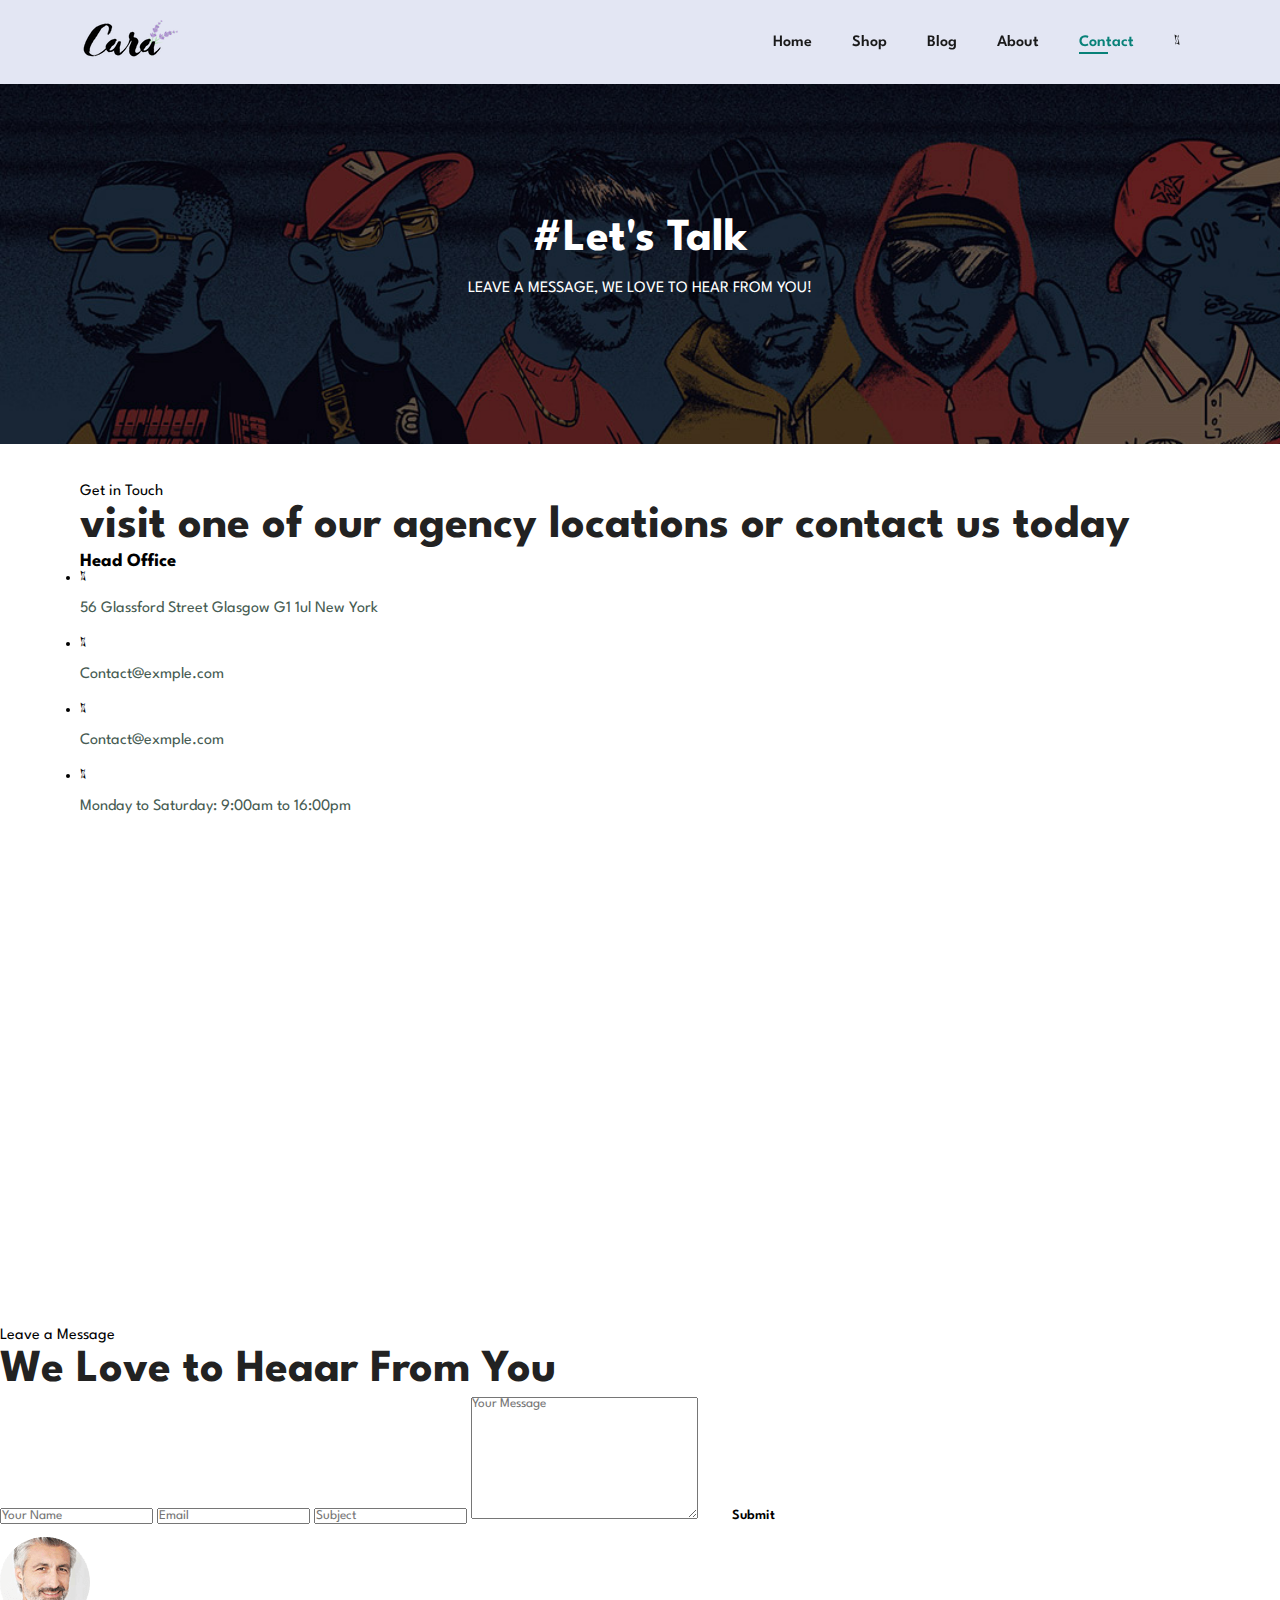
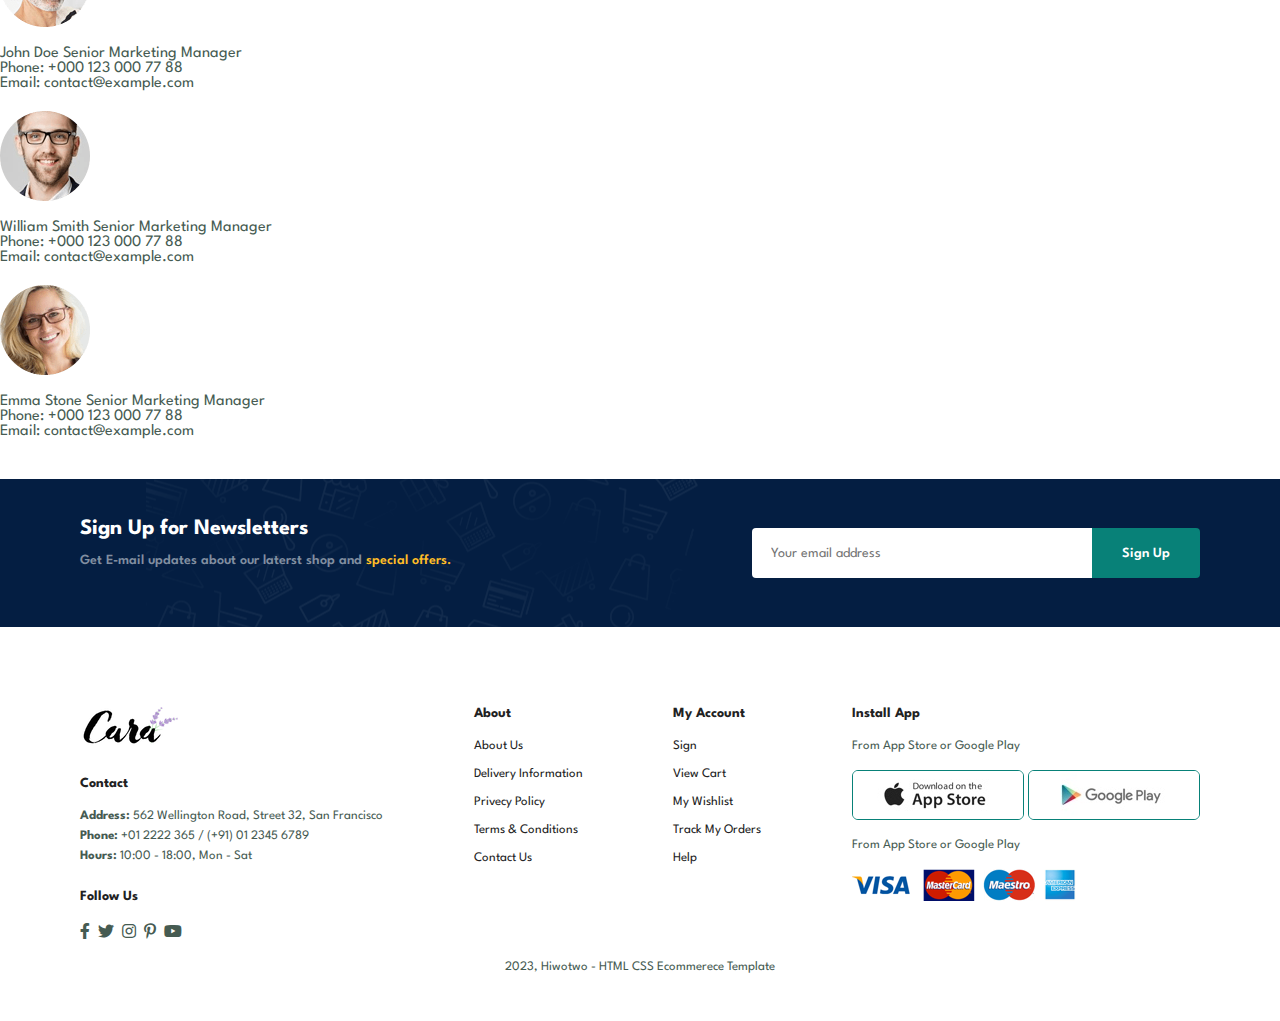
<file: contact.html>
<!DOCTYPE html>
<html lang="en">

    <head>
        <meta charset="UTF-8">
        <meta http-equiv="X-UA-Compatible" content="IE=edge">
        <meta name="viewport" content="width=device-width, initial-scale=1.0">
        <title>Ecommerce Website</title>
        <link rel="stylesheet" href="https://pro.fontawesome.com/releases/v5.10.0/css/all.css"/>
        <link rel="stylesheet" href="https://use.fontawesome.com/releases/v5.15.4/css/all.css" integrity="sha384-DyZ88mC6Up2uqS4h/KRgHuoeGwBcD4Ng9SiP4dIRy0EXTlnuz47vAwmeGwVChigm" crossorigin="anonymous"/>

        <link rel="stylesheet" href="style.css">
    </head>

    <body>

       <section id="header">
        <a href="#"><img src="img/logo.png" class="logo" alt=""></a>

        <div>
            <ul id="navbar">
                <li><a href="index.html">Home</a></li>
                <li><a href="shop.html">Shop</a></li>
                <li><a href="blog.html">Blog</a></li>
                <li><a href="about.html">About</a></li>
                <li><a class="active" href="contact.html">Contact</a></li>
                <!-- <li><a href="cart.html"><i class="far fa-shopping-bag"></i></a></li> -->
                <li id="lg-bag"><a href="cart.html"><i class="fal fa-shopping-cart"></i></i></a></li>
                <a href="#" id="close"><i class="fal fa-times"></i></a>
            </ul>
        </div>
        <div id="mobile">
            <a href="cart.html"><i class="fal fa-shopping-cart"></i></i></a>
            <i id="bar" class="fas fa-outdent"></i>
        </div>
       </section>

       <section id="page-header" class="about-header">
        <h2>#Let's Talk</h2>
        <p>LEAVE A MESSAGE, WE LOVE TO HEAR FROM YOU!</p>
       </section>

       <section id="contact-details" class="section-p1">
        <div class="details">
            <span>Get in Touch</span>
            <h2>visit one of our agency locations or contact us today</h2>
             <h3>Head Office</h3>
              <div>
                <li>
                    <i class="fal fa-map"></i>
                    <p>56 Glassford Street Glasgow G1 1ul New York</p>
                </li>
                <li>
                    <i class="fal fa-envelope"></i>
                    <p>Contact@exmple.com</p>
                </li>
                <li>
                    <i class="fal fa-phone-alt"></i>
                    <p>Contact@exmple.com</p>
                </li>
                <li>
                    <i class="fal fa-clock"></i>
                    <p>Monday to Saturday: 9:00am to 16:00pm</p>
                </li>

              </div>
        </div>

        <div class="map">
            <iframe src="https://www.google.com/maps/embed?pb=!1m18!1m12!1m3!1d3940.7448117427184!2d38.79309044983512!3d8.995613191957435!2m3!1f0!2f0!3f0!3m2!1i1024!2i768!4f13.1!3m3!1m2!1s0x164b851e6168f449%3A0x304d64c185206363!2sThe%20Motor%20%26%20Engineering%20Company%20of%20Ethiopia%20Limited%20S.C.%20(MOENCO)!5e0!3m2!1sen!2set!4v1679732659272!5m2!1sen!2set" width="600" height="450" style="border:0;" allowfullscreen="" loading="lazy" referrerpolicy="no-referrer-when-downgrade"></iframe>
        </div>


       </section>

       <section id="form-details">
        <form action="">
            <span>Leave a Message</span>
            <h2>We Love to Heaar From You</h2>
            <input type="text" placeholder="Your Name">
            <input type="text" placeholder="Email">
            <input type="text" placeholder="Subject">
            <textarea name="" id="" cols="30" rows="10" placeholder="Your Message"></textarea> 
            <button class="normal">Submit</button>
        </form>

        <div class="people">	
            <div>
                <img src="img/people/1.png" alt="">       
                <p><span>John Doe</span> Senior Marketing Manager <br> Phone: +000 123 000 77 88 <br> Email: contact@example.com</p>         
            </div>
            <div>
                <img src="img/people/2.png" alt="">       
                <p><span>William Smith</span> Senior Marketing Manager <br> Phone: +000 123 000 77 88 <br> Email: contact@example.com</p>         
            </div>
            <div>
                <img src="img/people/3.png" alt="">       
                <p><span>Emma Stone</span> Senior Marketing Manager <br> Phone: +000 123 000 77 88 <br> Email: contact@example.com</p>         
            </div>

        </div>

       </section>

       <section id="newsletter" class="section-p1 section-m1" >
        <div class="newstext">
            <h4>Sign Up for Newsletters</h4>
            <p>Get E-mail updates about our laterst shop and <span>special offers.</span> </p>
            
        </div>
        <div class="form">
            <input type="text" placeholder="Your email address">
            <button class="normal">Sign Up</button>
        </div>

       </section>

       <footer class="section-p1">
        <div class="col">
            <img class="logo" src="img/logo.png" alt="">
            <h4>Contact</h4>
            <p><strong>Address: </strong> 562 Wellington Road, Street 32, San Francisco</p>
            <p><strong>Phone: </strong> +01 2222 365 / (+91) 01 2345 6789</p>
            <p><strong>Hours: </strong> 10:00 - 18:00, Mon - Sat</p>
            <div class="follow">
                <h4>Follow Us</h4>
                <div class="icon">
                    <i class="fab fa-facebook-f"> </i>
                    <i class="fab fa-twitter"> </i>
                    <i class="fab fa-instagram"> </i>
                    <i class="fab fa-pinterest-p"> </i>
                    <i class="fab fa-youtube"> </i>
                </div>
            </div>
        </div>

<div class="col">
    <h4>About</h4>
    <a href="#">About Us</a>
    <a href="#">Delivery Information</a>
    <a href="#">Privecy Policy</a>
    <a href="#">Terms & Conditions</a>
    <a href="#">Contact Us</a>
</div>

<div class="col">
    <h4>My Account</h4>
    <a href="#">Sign</a>
    <a href="#">View Cart</a>
    <a href="#">My Wishlist</a>
    <a href="#">Track My Orders</a>
    <a href="#">Help</a>
</div>

<div class="col install">
    <h4>Install App</h4>
    <p>From App Store or Google Play</p>
    <div class="row">
        <img src="img/pay/app.jpg" alt="">
        <img src="img/pay/play.jpg" alt="">
    </div>
    <p>From App Store or Google Play</p>
    <img src="img/pay/pay.png" alt="">
</div>

<div class="copyright">
    <p>2023, Hiwotwo - HTML CSS Ecommerece Template</p>

</div>

       </footer>

        <script src="script.js"></script>
    </body>

</html>
</file>
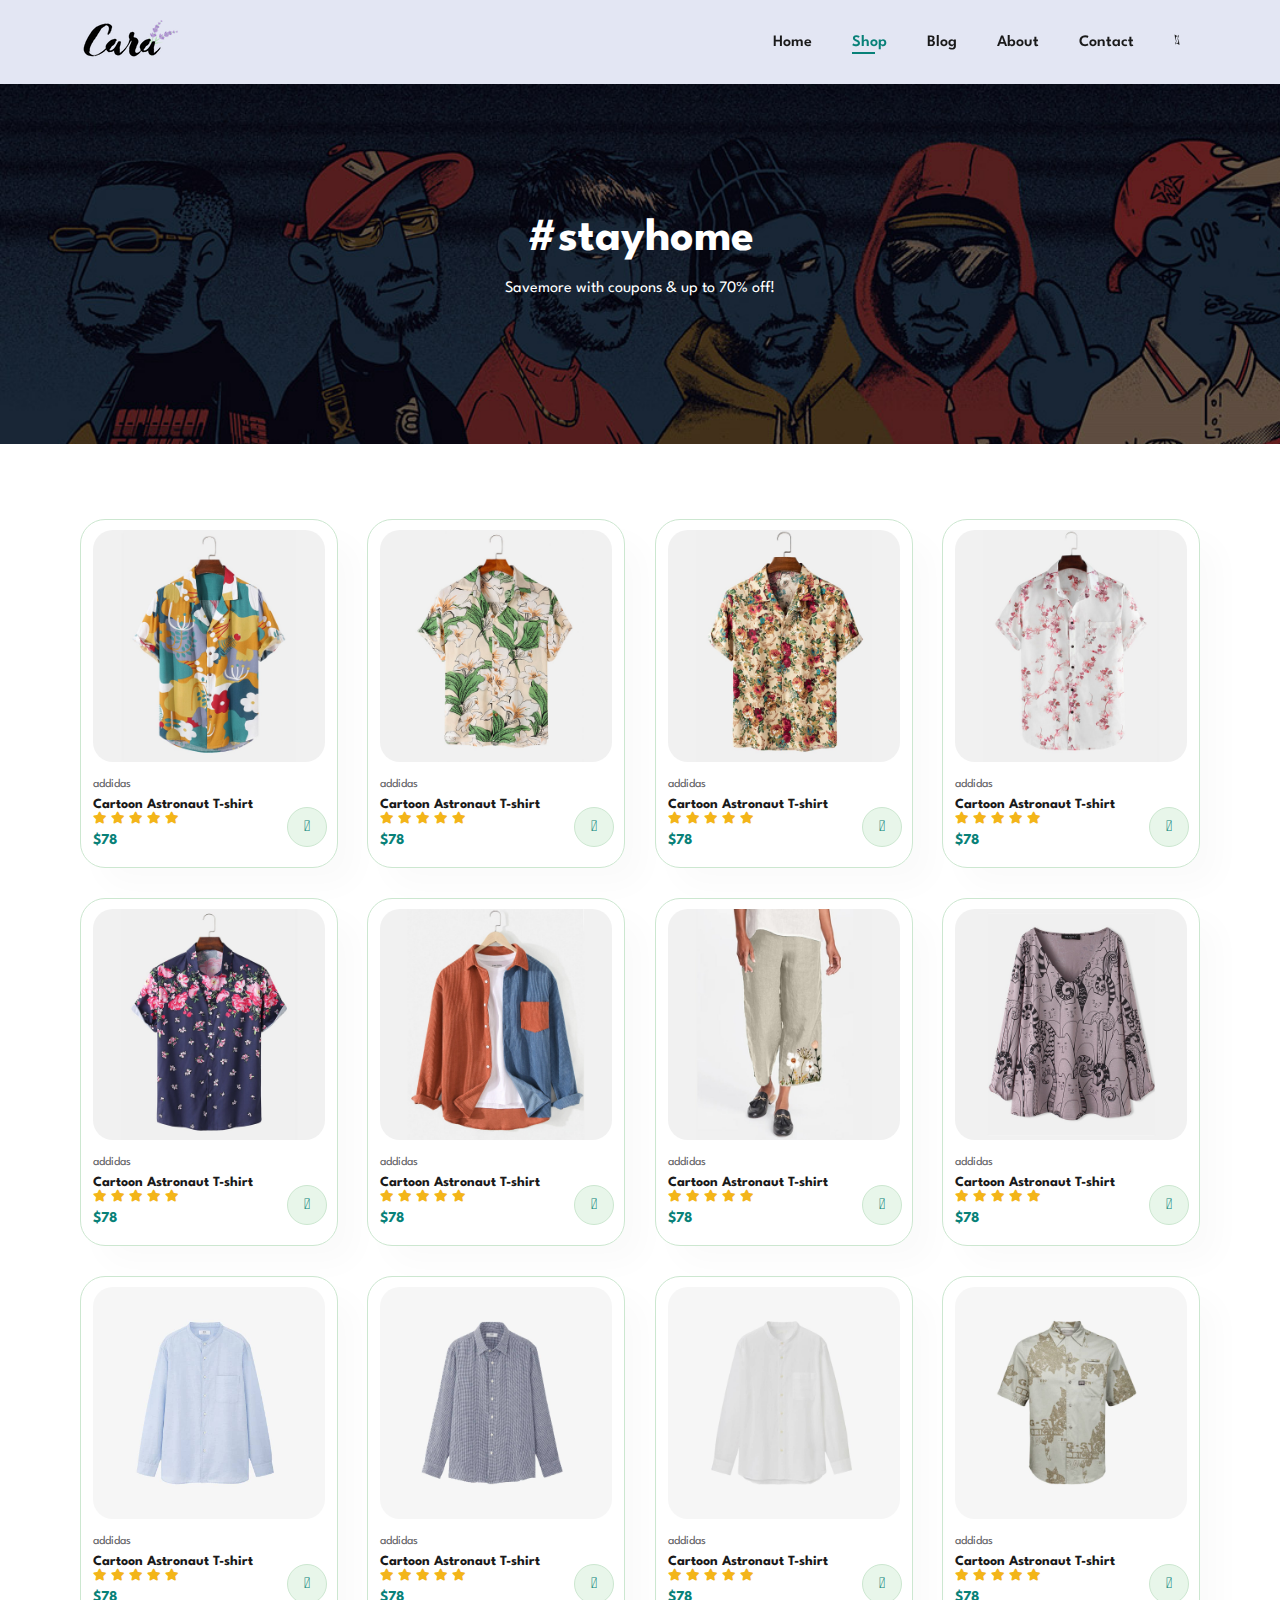
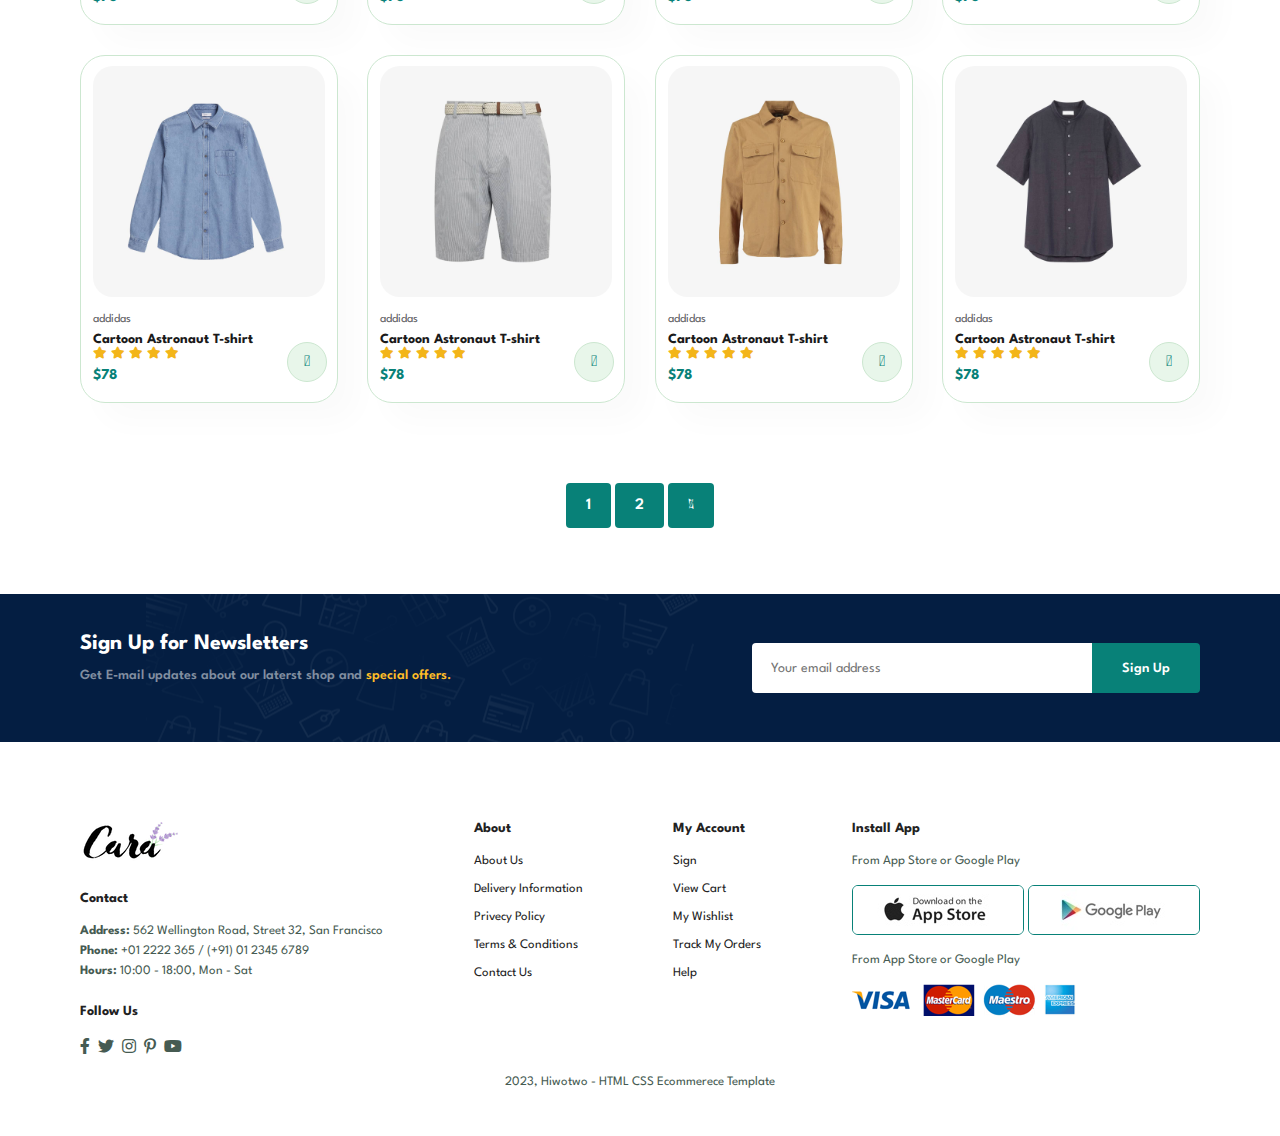
<file: shop.html>
<!DOCTYPE html>
<html lang="en">

    <head>
        <meta charset="UTF-8">
        <meta http-equiv="X-UA-Compatible" content="IE=edge">
        <meta name="viewport" content="width=device-width, initial-scale=1.0">
        <title>Ecommerce Website</title>
        <link rel="stylesheet" href="https://pro.fontawesome.com/releases/v5.10.0/css/all.css"/>
        <link rel="stylesheet" href="https://use.fontawesome.com/releases/v5.15.4/css/all.css" integrity="sha384-DyZ88mC6Up2uqS4h/KRgHuoeGwBcD4Ng9SiP4dIRy0EXTlnuz47vAwmeGwVChigm" crossorigin="anonymous"/>

        <link rel="stylesheet" href="style.css">
    </head>

    <body>

       <section id="header">
        <a href="#"><img src="img/logo.png" class="logo" alt=""></a>

        <div>
            <ul id="navbar">
                <li><a href="index.html">Home</a></li>
                <li><a class="active" href="shop.html">Shop</a></li>
                <li><a href="blog.html">Blog</a></li>
                <li><a href="about.html">About</a></li>
                <li><a href="contact.html">Contact</a></li>
                <!-- <li><a href="cart.html"><i class="far fa-shopping-bag"></i></a></li> -->
                <li id="lg-bag"><a href="cart.html"><i class="fal fa-shopping-cart"></i></i></a></li>
                <a href="#" id="close"><i class="fal fa-times"></i></a>
            </ul>
        </div>
        <div id="mobile">
            <a href="cart.html"><i class="fal fa-shopping-cart"></i></i></a>
            <i id="bar" class="fas fa-outdent"></i>
        </div>
       </section>

       <section id="page-header">
        <h2>#stayhome</h2>
        <p>Savemore with coupons & up to 70% off!</p>
       </section>
       
       <section id="product1" class="section-p1">
        <div class="pro-container">
            <div class="pro" onclick="window.location.href='sproduct.html';">
                <img src="img/products/f1.jpg" alt="">
                <div class="des">
                    <span>addidas</span>
                    <h5>Cartoon Astronaut T-shirt</h5>
                    <div class="star">
                        <i class="fas fa-star"></i>
                        <i class="fas fa-star"></i>
                        <i class="fas fa-star"></i>
                        <i class="fas fa-star"></i>
                        <i class="fas fa-star"></i>
                    </div>
                    <h4>$78</h4>
                </div>
                <a href="#"><i class="fal fa-shopping-cart cart"></i></a>

            </div>
            <div class="pro">
                <img src="img/products/f2.jpg" alt="">
                <div class="des">
                    <span>addidas</span>
                    <h5>Cartoon Astronaut T-shirt</h5>
                    <div class="star">
                        <i class="fas fa-star"></i>
                        <i class="fas fa-star"></i>
                        <i class="fas fa-star"></i>
                        <i class="fas fa-star"></i>
                        <i class="fas fa-star"></i>
                    </div>
                    <h4>$78</h4>
                </div>
                <a href="#"><i class="fal fa-shopping-cart cart"></i></a>

            </div>
            <div class="pro">
                <img src="img/products/f3.jpg" alt="">
                <div class="des">
                    <span>addidas</span>
                    <h5>Cartoon Astronaut T-shirt</h5>
                    <div class="star">
                        <i class="fas fa-star"></i>
                        <i class="fas fa-star"></i>
                        <i class="fas fa-star"></i>
                        <i class="fas fa-star"></i>
                        <i class="fas fa-star"></i>
                    </div>
                    <h4>$78</h4>
                </div>
                <a href="#"><i class="fal fa-shopping-cart cart"></i></a>

            </div>
            <div class="pro">
                <img src="img/products/f4.jpg" alt="">
                <div class="des">
                    <span>addidas</span>
                    <h5>Cartoon Astronaut T-shirt</h5>
                    <div class="star">
                        <i class="fas fa-star"></i>
                        <i class="fas fa-star"></i>
                        <i class="fas fa-star"></i>
                        <i class="fas fa-star"></i>
                        <i class="fas fa-star"></i>
                    </div>
                    <h4>$78</h4>
                </div>
                <a href="#"><i class="fal fa-shopping-cart cart"></i></a>

            </div>
            <div class="pro">
                <img src="img/products/f5.jpg" alt="">
                <div class="des">
                    <span>addidas</span>
                    <h5>Cartoon Astronaut T-shirt</h5>
                    <div class="star">
                        <i class="fas fa-star"></i>
                        <i class="fas fa-star"></i>
                        <i class="fas fa-star"></i>
                        <i class="fas fa-star"></i>
                        <i class="fas fa-star"></i>
                    </div>
                    <h4>$78</h4>
                </div>
                <a href="#"><i class="fal fa-shopping-cart cart"></i></a>

            </div>
            <div class="pro">
                <img src="img/products/f6.jpg" alt="">
                <div class="des">
                    <span>addidas</span>
                    <h5>Cartoon Astronaut T-shirt</h5>
                    <div class="star">
                        <i class="fas fa-star"></i>
                        <i class="fas fa-star"></i>
                        <i class="fas fa-star"></i>
                        <i class="fas fa-star"></i>
                        <i class="fas fa-star"></i>
                    </div>
                    <h4>$78</h4>
                </div>
                <a href="#"><i class="fal fa-shopping-cart cart"></i></a>

            </div>
            <div class="pro">
                <img src="img/products/f7.jpg" alt="">
                <div class="des">
                    <span>addidas</span>
                    <h5>Cartoon Astronaut T-shirt</h5>
                    <div class="star">
                        <i class="fas fa-star"></i>
                        <i class="fas fa-star"></i>
                        <i class="fas fa-star"></i>
                        <i class="fas fa-star"></i>
                        <i class="fas fa-star"></i>
                    </div>
                    <h4>$78</h4>
                </div>
                <a href="#"><i class="fal fa-shopping-cart cart"></i></a>

            </div>
            <div class="pro">
                <img src="img/products/f8.jpg" alt="">
                <div class="des">
                    <span>addidas</span>
                    <h5>Cartoon Astronaut T-shirt</h5>
                    <div class="star">
                        <i class="fas fa-star"></i>
                        <i class="fas fa-star"></i>
                        <i class="fas fa-star"></i>
                        <i class="fas fa-star"></i>
                        <i class="fas fa-star"></i>
                    </div>
                    <h4>$78</h4>
                </div>
                <a href="#"><i class="fal fa-shopping-cart cart"></i></a>

            </div>
        
            <div class="pro">
                <img src="img/products/n1.jpg" alt="">
                <div class="des">
                    <span>addidas</span>
                    <h5>Cartoon Astronaut T-shirt</h5>
                    <div class="star">
                        <i class="fas fa-star"></i>
                        <i class="fas fa-star"></i>
                        <i class="fas fa-star"></i>
                        <i class="fas fa-star"></i>
                        <i class="fas fa-star"></i>
                    </div>
                    <h4>$78</h4>
                </div>
                <a href="#"><i class="fal fa-shopping-cart cart"></i></a>

            </div>
            <div class="pro">
                <img src="img/products/n2.jpg" alt="">
                <div class="des">
                    <span>addidas</span>
                    <h5>Cartoon Astronaut T-shirt</h5>
                    <div class="star">
                        <i class="fas fa-star"></i>
                        <i class="fas fa-star"></i>
                        <i class="fas fa-star"></i>
                        <i class="fas fa-star"></i>
                        <i class="fas fa-star"></i>
                    </div>
                    <h4>$78</h4>
                </div>
                <a href="#"><i class="fal fa-shopping-cart cart"></i></a>

            </div>
            <div class="pro">
                <img src="img/products/n3.jpg" alt="">
                <div class="des">
                    <span>addidas</span>
                    <h5>Cartoon Astronaut T-shirt</h5>
                    <div class="star">
                        <i class="fas fa-star"></i>
                        <i class="fas fa-star"></i>
                        <i class="fas fa-star"></i>
                        <i class="fas fa-star"></i>
                        <i class="fas fa-star"></i>
                    </div>
                    <h4>$78</h4>
                </div>
                <a href="#"><i class="fal fa-shopping-cart cart"></i></a>

            </div>
            <div class="pro">
                <img src="img/products/n4.jpg" alt="">
                <div class="des">
                    <span>addidas</span>
                    <h5>Cartoon Astronaut T-shirt</h5>
                    <div class="star">
                        <i class="fas fa-star"></i>
                        <i class="fas fa-star"></i>
                        <i class="fas fa-star"></i>
                        <i class="fas fa-star"></i>
                        <i class="fas fa-star"></i>
                    </div>
                    <h4>$78</h4>
                </div>
                <a href="#"><i class="fal fa-shopping-cart cart"></i></a>

            </div>
            <div class="pro">
                <img src="img/products/n5.jpg" alt="">
                <div class="des">
                    <span>addidas</span>
                    <h5>Cartoon Astronaut T-shirt</h5>
                    <div class="star">
                        <i class="fas fa-star"></i>
                        <i class="fas fa-star"></i>
                        <i class="fas fa-star"></i>
                        <i class="fas fa-star"></i>
                        <i class="fas fa-star"></i>
                    </div>
                    <h4>$78</h4>
                </div>
                <a href="#"><i class="fal fa-shopping-cart cart"></i></a>

            </div>
            <div class="pro">
                <img src="img/products/n6.jpg" alt="">
                <div class="des">
                    <span>addidas</span>
                    <h5>Cartoon Astronaut T-shirt</h5>
                    <div class="star">
                        <i class="fas fa-star"></i>
                        <i class="fas fa-star"></i>
                        <i class="fas fa-star"></i>
                        <i class="fas fa-star"></i>
                        <i class="fas fa-star"></i>
                    </div>
                    <h4>$78</h4>
                </div>
                <a href="#"><i class="fal fa-shopping-cart cart"></i></a>

            </div>
            <div class="pro">
                <img src="img/products/n7.jpg" alt="">
                <div class="des">
                    <span>addidas</span>
                    <h5>Cartoon Astronaut T-shirt</h5>
                    <div class="star">
                        <i class="fas fa-star"></i>
                        <i class="fas fa-star"></i>
                        <i class="fas fa-star"></i>
                        <i class="fas fa-star"></i>
                        <i class="fas fa-star"></i>
                    </div>
                    <h4>$78</h4>
                </div>
                <a href="#"><i class="fal fa-shopping-cart cart"></i></a>

            </div>
            <div class="pro">
                <img src="img/products/n8.jpg" alt="">
                <div class="des">
                    <span>addidas</span>
                    <h5>Cartoon Astronaut T-shirt</h5>
                    <div class="star">
                        <i class="fas fa-star"></i>
                        <i class="fas fa-star"></i>
                        <i class="fas fa-star"></i>
                        <i class="fas fa-star"></i>
                        <i class="fas fa-star"></i>
                    </div>
                    <h4>$78</h4>
                </div>
                <a href="#"><i class="fal fa-shopping-cart cart"></i></a>

            </div>
        </div>
       </section>

       <section id="pagination" class="section-p1">
        <a href="#">1</a>
        <a href="#">2</a>
        <a href="#"><i class="fal fa-long-arrow-alt-right"></i></a>

       </section>

       <section id="newsletter" class="section-p1 section-m1" >
        <div class="newstext">
            <h4>Sign Up for Newsletters</h4>
            <p>Get E-mail updates about our laterst shop and <span>special offers.</span> </p>
            
        </div>
        <div class="form">
            <input type="text" placeholder="Your email address">
            <button class="normal">Sign Up</button>
        </div>

       </section>

       <footer class="section-p1">
        <div class="col">
            <img class="logo" src="img/logo.png" alt="">
            <h4>Contact</h4>
            <p><strong>Address: </strong> 562 Wellington Road, Street 32, San Francisco</p>
            <p><strong>Phone: </strong> +01 2222 365 / (+91) 01 2345 6789</p>
            <p><strong>Hours: </strong> 10:00 - 18:00, Mon - Sat</p>
            <div class="follow">
                <h4>Follow Us</h4>
                <div class="icon">
                    <i class="fab fa-facebook-f"> </i>
                    <i class="fab fa-twitter"> </i>
                    <i class="fab fa-instagram"> </i>
                    <i class="fab fa-pinterest-p"> </i>
                    <i class="fab fa-youtube"> </i>
                </div>
            </div>
        </div>

<div class="col">
    <h4>About</h4>
    <a href="#">About Us</a>
    <a href="#">Delivery Information</a>
    <a href="#">Privecy Policy</a>
    <a href="#">Terms & Conditions</a>
    <a href="#">Contact Us</a>
</div>

<div class="col">
    <h4>My Account</h4>
    <a href="#">Sign</a>
    <a href="#">View Cart</a>
    <a href="#">My Wishlist</a>
    <a href="#">Track My Orders</a>
    <a href="#">Help</a>
</div>

<div class="col install">
    <h4>Install App</h4>
    <p>From App Store or Google Play</p>
    <div class="row">
        <img src="img/pay/app.jpg" alt="">
        <img src="img/pay/play.jpg" alt="">
    </div>
    <p>From App Store or Google Play</p>
    <img src="img/pay/pay.png" alt="">
</div>

<div class="copyright">
    <p>2023, Hiwotwo - HTML CSS Ecommerece Template</p>

</div>

       </footer>

        <script src="script.js"></script>
    </body>

</html>
</file>
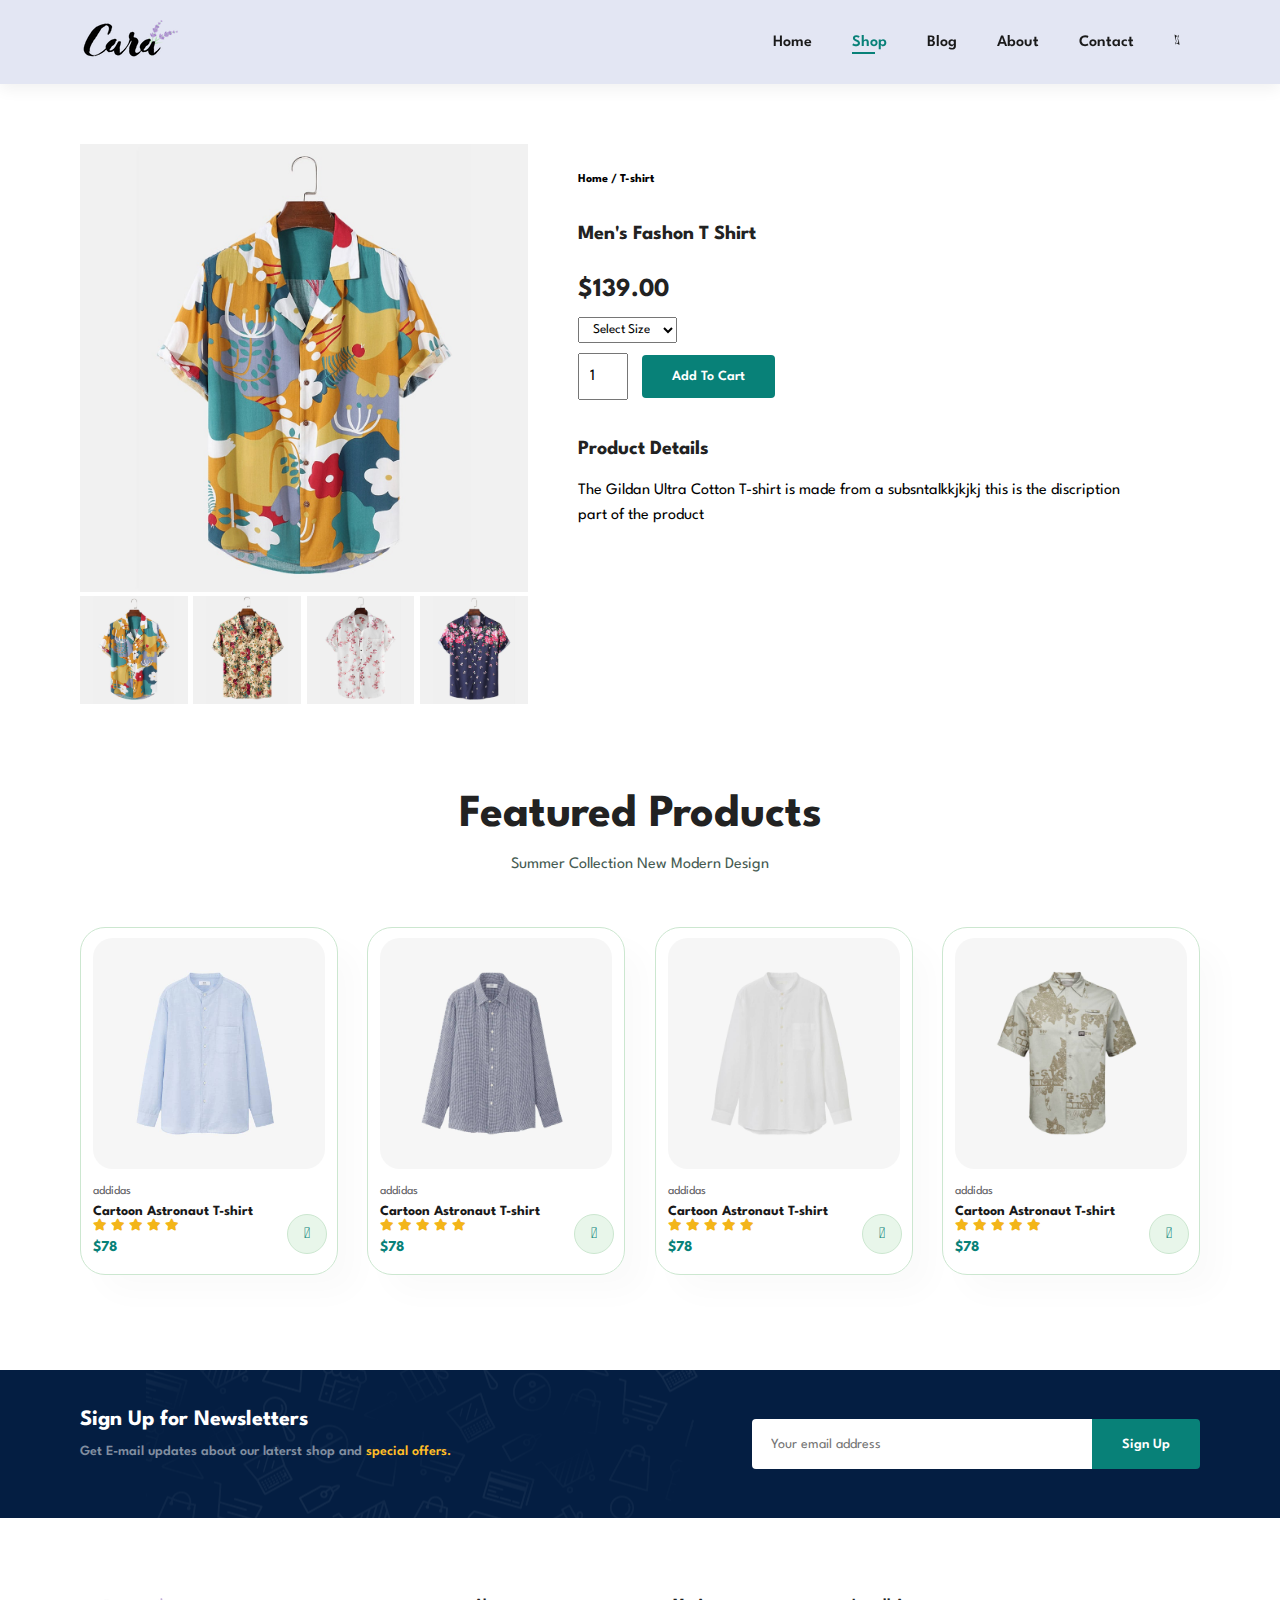
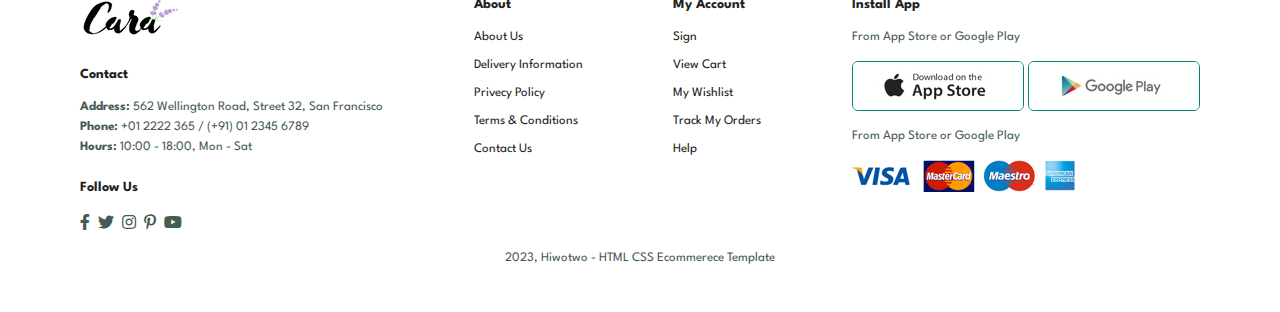
<file: sproduct.html>
<!DOCTYPE html>
<html lang="en">

    <head>
        <meta charset="UTF-8">
        <meta http-equiv="X-UA-Compatible" content="IE=edge">
        <meta name="viewport" content="width=device-width, initial-scale=1.0">
        <title>Ecommerce Website</title>
        <link rel="stylesheet" href="https://pro.fontawesome.com/releases/v5.10.0/css/all.css"/>
        <link rel="stylesheet" href="https://use.fontawesome.com/releases/v5.15.4/css/all.css" integrity="sha384-DyZ88mC6Up2uqS4h/KRgHuoeGwBcD4Ng9SiP4dIRy0EXTlnuz47vAwmeGwVChigm" crossorigin="anonymous"/>

        <link rel="stylesheet" href="style.css">
    </head>

    <body>

       <section id="header">
        <a href="#"><img src="img/logo.png" class="logo" alt=""></a>

        <div>
            <ul id="navbar">
                <li><a href="index.html">Home</a></li>
                <li><a class="active" href="shop.html">Shop</a></li>
                <li><a href="blog.html">Blog</a></li>
                <li><a href="about.html">About</a></li>
                <li><a href="contact.html">Contact</a></li>
                <!-- <li><a href="cart.html"><i class="far fa-shopping-bag"></i></a></li> -->
                <li id="lg-bag"><a href="cart.html"><i class="fal fa-shopping-cart"></i></i></a></li>
                <a href="#" id="close"><i class="fal fa-times"></i></a>
            </ul>
        </div>
        <div id="mobile">
            <a href="cart.html"><i class="fal fa-shopping-cart"></i></i></a>
            <i id="bar" class="fas fa-outdent"></i>
        </div>
       </section>

       <section id="prodetails" class="section-p1">
        <div class="single-pro-image">
            <img src="img/products/f1.jpg" width="100%" id="MainImg" alt="">

            <div class="small-img-group">
                <div class="small-img-col">
                    <img src="img/products/f1.jpg" width="100%" class="small-img" alt="">
                </div>
                <div class="small-img-col">
                    <img src="img/products/f3.jpg" width="100%" class="small-img" alt="">
                </div>
                <div class="small-img-col">
                    <img src="img/products/f4.jpg" width="100%" class="small-img" alt="">
                </div>
                <div class="small-img-col">
                    <img src="img/products/f5.jpg" width="100%" class="small-img" alt="">
                </div>
            </div>

        </div>
        <div class="single-pro-details">
            <h6>Home / T-shirt</h6>
            <h4>Men's Fashon T Shirt</h4>
            <h2>$139.00</h2>
            <select>
                <option>Select Size</option>
                <option>XL</option>
                <option>XXL</option>
                <option>Small</option>
                <option>Large</option>
            </select>
            <input type="number" value="1">
            <button class="normal">Add To Cart</button>
            <h4>Product Details</h4>
            <span>The Gildan Ultra Cotton T-shirt is made from a subsntalkkjkjkj this is the discription part of the product</span>
            
        </div>

       </section>

       <section id="product1" class="section-p1">
        <h2>Featured Products</h2>
        <p>Summer Collection New Modern Design</p>
        <div class="pro-container">
            <div class="pro">
                <img src="img/products/n1.jpg" alt="">
                <div class="des">
                    <span>addidas</span>
                    <h5>Cartoon Astronaut T-shirt</h5>
                    <div class="star">
                        <i class="fas fa-star"></i>
                        <i class="fas fa-star"></i>
                        <i class="fas fa-star"></i>
                        <i class="fas fa-star"></i>
                        <i class="fas fa-star"></i>
                    </div>
                    <h4>$78</h4>
                </div>
                <a href="#"><i class="fal fa-shopping-cart cart"></i></a>

            </div>
            <div class="pro">
                <img src="img/products/n2.jpg" alt="">
                <div class="des">
                    <span>addidas</span>
                    <h5>Cartoon Astronaut T-shirt</h5>
                    <div class="star">
                        <i class="fas fa-star"></i>
                        <i class="fas fa-star"></i>
                        <i class="fas fa-star"></i>
                        <i class="fas fa-star"></i>
                        <i class="fas fa-star"></i>
                    </div>
                    <h4>$78</h4>
                </div>
                <a href="#"><i class="fal fa-shopping-cart cart"></i></a>

            </div>
            <div class="pro">
                <img src="img/products/n3.jpg" alt="">
                <div class="des">
                    <span>addidas</span>
                    <h5>Cartoon Astronaut T-shirt</h5>
                    <div class="star">
                        <i class="fas fa-star"></i>
                        <i class="fas fa-star"></i>
                        <i class="fas fa-star"></i>
                        <i class="fas fa-star"></i>
                        <i class="fas fa-star"></i>
                    </div>
                    <h4>$78</h4>
                </div>
                <a href="#"><i class="fal fa-shopping-cart cart"></i></a>

            </div>
            <div class="pro">
                <img src="img/products/n4.jpg" alt="">
                <div class="des">
                    <span>addidas</span>
                    <h5>Cartoon Astronaut T-shirt</h5>
                    <div class="star">
                        <i class="fas fa-star"></i>
                        <i class="fas fa-star"></i>
                        <i class="fas fa-star"></i>
                        <i class="fas fa-star"></i>
                        <i class="fas fa-star"></i>
                    </div>
                    <h4>$78</h4>
                </div>
                <a href="#"><i class="fal fa-shopping-cart cart"></i></a>

            </div>
   
        </div>
       </section>

       <section id="newsletter" class="section-p1 section-m1" >
        <div class="newstext">
            <h4>Sign Up for Newsletters</h4>
            <p>Get E-mail updates about our laterst shop and <span>special offers.</span> </p>
            
        </div>
        <div class="form">
            <input type="text" placeholder="Your email address">
            <button class="normal">Sign Up</button>
        </div>

       </section>

       <footer class="section-p1">
        <div class="col">
            <img class="logo" src="img/logo.png" alt="">
            <h4>Contact</h4>
            <p><strong>Address: </strong> 562 Wellington Road, Street 32, San Francisco</p>
            <p><strong>Phone: </strong> +01 2222 365 / (+91) 01 2345 6789</p>
            <p><strong>Hours: </strong> 10:00 - 18:00, Mon - Sat</p>
            <div class="follow">
                <h4>Follow Us</h4>
                <div class="icon">
                    <i class="fab fa-facebook-f"> </i>
                    <i class="fab fa-twitter"> </i>
                    <i class="fab fa-instagram"> </i>
                    <i class="fab fa-pinterest-p"> </i>
                    <i class="fab fa-youtube"> </i>
                </div>
            </div>
        </div>

<div class="col">
    <h4>About</h4>
    <a href="#">About Us</a>
    <a href="#">Delivery Information</a>
    <a href="#">Privecy Policy</a>
    <a href="#">Terms & Conditions</a>
    <a href="#">Contact Us</a>
</div>

<div class="col">
    <h4>My Account</h4>
    <a href="#">Sign</a>
    <a href="#">View Cart</a>
    <a href="#">My Wishlist</a>
    <a href="#">Track My Orders</a>
    <a href="#">Help</a>
</div>

<div class="col install">
    <h4>Install App</h4>
    <p>From App Store or Google Play</p>
    <div class="row">
        <img src="img/pay/app.jpg" alt="">
        <img src="img/pay/play.jpg" alt="">
    </div>
    <p>From App Store or Google Play</p>
    <img src="img/pay/pay.png" alt="">
</div>

<div class="copyright">
    <p>2023, Hiwotwo - HTML CSS Ecommerece Template</p>

</div>

       </footer>

       <script>
        var MainImg = document.getElementById("MainImg");
        var smallimg = document.getElementsByClassName("small-img");

        smallimg[0].onclick = function(){
            MainImg.src = smallimg[0].src;
        }
        smallimg[1].onclick = function(){
            MainImg.src = smallimg[1].src;
        }
        smallimg[2].onclick = function(){
            MainImg.src = smallimg[2].src;
        }
        smallimg[3].onclick = function(){
            MainImg.src = smallimg[3].src;
        }
       </script>

        <script src="script.js"></script>
    </body>

</html>
</file>
<file: style.css>
@import url("https://fonts.googleapis.com/css2?family=Spartan:wght@100;200;300;400;500;600;700;800;900&display=swap");
* {
  margin: 0;
  padding: 0;
  box-sizing: border-box;
  font-family: "Spartan", sans-serif;
}

html {
  scroll-behavior: smooth;
}

/* Global Styles */

h1 {
  font-size: 50px;
  line-height: 64px;
  color: #222;
}

h2 {
  font-size: 46px;
  line-height: 54px;
  color: #222;
}

h4 {
  font-size: 20px;
  color: #222;
}

h6 {
  font-weight: 700;
  font-size: 12px;
}

p {
  font-size: 16px;
  color: #465b52;
  margin: 15px 0 20px 0;
}

.section-p1 {
  padding: 40px 80px;
}

.section-m1 {
  margin: 40px 0;
}

button.normal{
    font-size: 14px;
    font-weight: 600;
    padding: 15px 30px;
    color: #000;
    background-color: #fff;
    border-radius: 4px;
    cursor: pointer;
    border: none;
    outline: none;
    transition: 0.2s;
}

button.white {
    font-size: 13px;
    font-weight: 600;
    padding: 11px 18px;
    color: #fff;
    background-color: transparent;
    cursor: pointer;
    border: 1px solid #fff;
    outline: none;
    transition: 0.2s;
}

body {
  width: 100%;
}

/* Header Start */

#header {
    display: flex;
    align-items: center;
    justify-content: space-between;
    padding: 20px 80px;
    background: #e3e6f3;
    box-shadow: 0 5px 15px rgba(0, 0, 0, 0.06);
    z-index: 999;
    position: sticky;
    top: 0;
    left: 0;
    
}

#navbar {
    display: flex;
    align-items: center;
    justify-content: center;
}

#navbar li{
    list-style: none;
    padding: 0 20px;
    position: relative;
}

#navbar li a{
    text-decoration: none;
    font-size: 16px;
    font-weight: 600;
    color: #1a1a1a;
    transition: 0.3s ease;
}

#navbar li a:hover,
#navbar li a.active {
    color: #088178;
}

#navbar li a.active::after,
#navbar li a:hover::after {
    content: "";
    width: 30%;
    height: 2px;
    background: #088178;
    position: absolute;
    bottom: -4px;
    left: 20px;
    
}
#close{
    display: none;
}
#mobile{
    display: none;
    align-items: center;
}
#hero {
    background-image: url("img/hero4.png");
    height: 90vh;
    width: 100%;
    background-size: cover;
    background-position: top 25% right 0%;
    padding: 0 80px;
    display: flex;
    flex-direction: column;
    align-items: flex-start;
    justify-content: center;
}

#hero h4{
    padding-bottom: 15px;

}
#hero h1{
    color: #088178;

}

#hero button{
    background-image: url("img/button.png");
    background-color: transparent;
    color: #088178;
    border: 0;
    padding: 14px 80px 14px 65px;
    background-repeat: no-repeat;
    cursor: pointer;
    font-weight: 700;
    font-size: 15px;
}

#feature{
    display: flex;
    align-items: center;
    justify-content: space-between;
    flex-wrap: wrap;
}
#feature .fe-box{
    width: 180px;
    text-align: center;
    padding: 25px 15px;
    box-shadow: 20px 20px 34px rgba(0, 0, 0, 0.03);
    border: 1px solid #cce7d0;
    border-radius: 4px;
    margin: 15px 0;
}

#feature .fe-box:hover{
    box-shadow: 10px 10px 44px rgba(70, 62, 221, 0.1);

}

#feature .fe-box img{
    width: 100%;
    margin-bottom: 10px;
}

#feature .fe-box h6{
    display: inline-block;
    padding: 9px 8px 6px 8px;
    line-height: 1;
    border-radius: 4px;
    color: #088178;
    background-color: #fddde4;
}

#feature .fe-box:nth-child(2) h6{
    background-color: #cdebbc;

}

#feature .fe-box:nth-child(3) h6{
    background-color: #d1e8f2;

}

#feature .fe-box:nth-child(4) h6{
    background-color: #cdd4f8;

}

#feature .fe-box:nth-child(5) h6{
    background-color: #f6dbf6;

}

#feature .fe-box:nth-child(6) h6{
    background-color: #fff2e5;

}

#product1{
    text-align: center;
}

#product1 .pro-container {
    display: flex;
    justify-content: space-between;
    padding-top: 20px;
    flex-wrap: wrap;    
}

#product1 .pro {
    width: 23%;
    min-width: 250px;
    padding: 10px 12px;
    border: 1px solid #cce7d0;
    border-radius: 25px;
    cursor: pointer;
    box-shadow: 20px 20px 30px rgba(0, 0, 0, 0.02);
    margin: 15px 0;
    transition: 0.2s ease;
    position: relative;
}

#product1 .pro:hover{
    box-shadow: 20px 20px 30px rgba(0, 0, 0, 0.06);
}

#product1 .pro img{
    width: 100%;
    border-radius: 20px;
}

#product1 .pro .des{
    text-align: start;
    padding: 10px 0;

}

#product1 .pro .des span{
    color: #606063;
    font-size: 12px;
}

#product1 .pro .des h5{
    padding-top: 7px;
    color: #1a1a1a;
    font-size: 14px;
}

#product1 .pro .des i{
    font-size: 12px;
    color: rgba(243, 181, 25);
}

#product1 .pro .des h4{
    padding-top: 7px;
    font-size: 15px;
    font-weight: 700;
    color: #088178;

}

#product1 .pro .cart{
    width: 40px;
    height: 40px;
    line-height: 40px;
    border-radius: 50px;
    background-color: #e8f6ea;
    font-weight: 500;
    color: #088178;
    border: 1px solid #cce7d0;
    position: absolute;
    bottom: 20px;
    right: 10px;
}

#banner {
    display: flex;
    flex-direction: column;
    justify-content: center;
    align-items: center;
    text-align: center;
    background-image: url("img/banner/b2.jpg");
    width: 100%;
    height: 40vh;
    background-size: cover;
    background-position: center;
}

#banner h4{
    color: #fff;
    font-size: 16px;
}

#banner h2{
    color: #fff;
    font-size: 30px;
    padding: 10px 0;
}

#banner h2 span{
    color: #ef3636;
    
}

#banner button:hover{
    background: #088178;
    color: #fff;
}

#sm-banner {
    display: flex;
    justify-content: space-between;
    flex-wrap: wrap;
    
}

#sm-banner .banner-box {
    display: flex;
    flex-direction: column;
    justify-content: center;
    align-items: flex-start;
    background-image: url("img/banner/b17.jpg");
    min-width: 580px;
    height: 50vh;
    background-size: cover;
    background-position: center;
    padding: 30px ;

}

#sm-banner .banner-box2 {
    background-image: url("img/banner/b10.jpg");

}

#sm-banner h4{
    color: #fff;
    font-size: 20px;
    font-weight: 300;
    
}

#sm-banner h2{
    color: #fff;
    font-size: 28px;
    font-weight: 800; 
}

#sm-banner span{
    color: #fff;
    font-size: 14px;
    font-weight: 500; 
    padding-bottom: 15px;
}

#sm-banner .banner-box:hover button{
    background: #088178;
    border: 1px solid #088178;
}

#banner3 {
    display: flex;
    justify-content: space-between;
    flex-wrap: wrap;
    padding: 0 80px;    
}

#banner3 .banner-box {
    display: flex;
    flex-direction: column;
    justify-content: center;
    align-items: flex-start;
    background-image: url("img/banner/b7.jpg");
    min-width: 30%;
    height: 30vh;
    background-size: cover;
    background-position: center;
    padding: 20px ;
    margin-bottom: 20px;
}

#banner3 .banner-box2 {
    background-image: url("img/banner/b4.jpg");
}

#banner3 .banner-box3 {
    background-image: url("img/banner/b18.jpg");
}

#banner3 h2{
    color: #fff;
    font-weight: 900;
    font-size: 22px;
}

#banner3 h3{
    color: #ec544e;
    font-weight: 800;
    font-size: 15px;
}

#newsletter {
    display: flex;
    justify-content: space-between;
    flex-wrap: wrap;
    align-items: center;
    background-image: url("img/banner/b14.png");
    background-repeat: no-repeat;
    background-position: 20% 30%;
    background-color: #041e42;
}

#newsletter h4 {
    font-size: 22px;
    font-weight: 700;
    color: #fff;
}

#newsletter p {
    font-size: 14px;
    font-weight: 600;
    color: #818ea0;
}

#newsletter p span {
       color: #ffbd27;
}

#newsletter .form{
    display: flex;
    width:40%;
}

#newsletter input {
    height: 3.125rem;
    padding: 0 1.25em;
    font-size: 14px;
    width: 100%;
    border: 1px solid transparent;
    border-radius: 4px;
    outline: none;
    border-top-right-radius: 0;
    border-bottom-right-radius: 0;
}

#newsletter button {
    background-color: #088178;
    color: #fff;
    white-space: nowrap;
    border-top-left-radius: 0;
    border-bottom-left-radius: 0;
}

footer {
    display: flex;
    flex-wrap: wrap;
    justify-content: space-between;
}

footer .col{
    display: flex;
    flex-direction: column;
    align-items: flex-start;
    margin-bottom: 20px;
}

footer .logo {
    margin-bottom: 30px;
}

footer h4 {
    font-size: 14px;
    padding-bottom: 20px;
}

footer p {
    font-size: 13px;
    margin: 0 0 8px 0;
}

footer a {
    font-size: 13px;
    text-decoration: none;
    color: #222;
    margin-bottom: 16px;
}

footer .follow{
    margin-top: 20px;
}

footer .follow i{
    color: #465b52;
    padding-right: 4px;
    cursor: pointer;
}

footer .install .row img{
    border: 1px solid #088178;
    border-radius: 6px;
}

footer .install img{
    margin: 10px 0 15px 0;
}

footer .follow i:hover,
footer a:hover{
    color: #088178;
}

footer .copyright{
    width: 100%;
    text-align: center;
}

/*Shop Page*/

#page-header {
    background-image: url(img/banner/b1.jpg);
    width: 100%;
    height: 40vh;
    background-size: cover;
    display: flex;
    justify-content: center;
    text-align: center;
    flex-direction: column;
    padding: 14px;
}
#page-header h2,
#page-header p{
    color: #fff;
}

#pagination {
    text-align: center;
}

#pagination a{
    text-decoration: none;
    background-color: #088178;
    padding: 15px 20px; 
    border-radius: 4px;
    color: #fff;
    font-weight: 600;
}

#pagination a i{
    font-size: 16px;
    font-weight: 600;
}

/*Single Product */

#prodetails{
    display: flex;
    margin-top: 20px;
}


#prodetails .single-pro-image{
    width: 40%;
    margin-right: 50px;
}

.small-img-group {
    display: flex;
    justify-content: space-between;
}

.small-img-col{
    flex-basis: 24%;
    cursor: pointer;
}

#prodetails .single-pro-details{
    width: 50%;
    padding-top: 30px;
}

#prodetails .single-pro-details h4{
    padding: 40px 0 20px 0;
}

#prodetails .single-pro-details h2{
    font-size: 26px;
}

#prodetails .single-pro-details select{
    display: block;
    padding: 5px 10px;
    margin-bottom: 10px;
}

#prodetails .single-pro-details input{
    width: 50px;
    height: 47px;   
    padding-left: 10px;
    font-size: 16px;
    margin-right: 10px;
}

#prodetails .single-pro-details button:focus{
    outline: none;
}

#prodetails .single-pro-details button{
    background: #088178;
    color: #fff;
}

#prodetails .single-pro-details span{
    line-height: 25px;
}

/*Blog Page */

#page-header.blog-header{
    background-image: url(img/banner/b19.jpg);   
}

#blog {
    padding: 150px 150px 0 150px;
}

#blog .blog-box{
    display: flex;
    align-items: center;
    width: 100%;
    position: relative;
    padding-bottom: 90px;
}

#blog .blog-img{
    width: 50%;
    margin-right: 40px;
}

#blog img{
    width: 100%;
    height: 300px;
    object-fit: cover;
}

#blog .blog-details{
    width: 50%;
}

#blog .blog-details a{
    text-decoration: none;
    font-size: 11px;
    color: #000;
    font-weight: 700;
    position: relative;
    transition: 0.3s;
}

#blog .blog-details a::after{
    content: "";
    width: 50px;
    height: 1px;
    background-color: #000;
    position: absolute;
    top: 4px;
    right: -60px;
}

#blog .blog-details a:hover{
    color: #088178;
}

#blog .blog-details a:hover::after{
    background-color: #088178;
}

#blog .blog-box h1{
    position: absolute;
    top: -40px;
    left: 0;
    font-size: 70px;
    font-weight: 700;
    color: #c9cbc9;
    z-index: -9;
}

/* Start Media Query */

@media (max-width:799px) {
    .section-p1 {
        padding: 40px 40px;
    }
    #navbar {
        display: flex;
        flex-direction: column;
        align-items: flex-start;
        justify-content: flex-start;
        position: fixed;
        top: 0;
        right: -300px;
        height: 100vh;
        width: 300px;
        background-color: #e3e6f3;
        box-shadow: 0 40px 60px rgba(0, 0, 0, 0.1);
        padding: 80px 0 0 10px;
        transition: 0.3s;
    }

    #navbar.active{
        right: 0px;
    }
    #navbar li{
        margin-bottom: 25px;
    }
    #mobile {
        display: flex;
        align-items: center;
    }
    #mobile i{
        color: #1a1a1a;
        font-size: 24px;
        padding-left: 20px;
    }
    #close {
        position: absolute;
        top: 30px;
        left: 30px;
        color: #222;
        display: initial;
    }
    #lg-bag {
        display: none;
    }
    #hero {
        height: 90vh;
        padding: 0 80px;
        background-position: top 30% right 30%;
      
    }
    #feature {
        justify-content: center;
    }
    #feature .fe-box {
        margin: 15px 15px;
    }
    #product1 .pro-container {
        justify-content: center;
    }
    #product1 .pro {
        margin: 15px;
    }
    #banner {
        height: 20vh;
    }
    #sm-banner .banner-box {
        min-width: 100%;
        height: 30vh;
    }
    #banner3 {
        padding: 0 40px;
    }
    #banner3 .banner-box {
        width: 28%;
    }
    #newsletter .form {
        width: 70%;
    }
}

/*Small Screen Breackpoint */

@media (max-width:477px) {
    #header {
        padding: 10px 30px;
    }
    h1 {
        font-size: 38px;
    }
    h2 {
        font-size: 32px;
    }
    #hero {
        padding: 0 20px;
        background-position: 60%;
    }
    #feature .fe-box {
        width: 180px;
        margin: 0 0 15px 0;
    }
    #product1 .pro {
        width: 100%;
    }
    #banner {
        height: 40vh;
    }
    #sm-banner .banner-box{
        height: 40vh;
    }
    #sm-banner .banner-box2{
        margin-top: 20px;
    }
    #banner3 {
        padding: 0 20px;
    }
    #banner3 .banner-box {
        width: 100%;
    }
    #newsletter {
        padding: 40px 20px;
    }
    footer .copyright {
        text-align: start;
    }

    /*Single Product*/

    #prodetails {
        display: flex;
        flex-direction: column;
    }
    #prodetails .single-pro-image {
        width: 100%;
        margin-right: 0px;
    }
    #prodetails .single-pro-details {
        width: 100%;
    }

    /* Blog Page */

    #blog {
        padding: 100px 20px 0 20px;
    }

    #blog .blog-box {
        display: flex;
        flex-direction: column;
        align-items: flex-start;
    }
    #blog .blog-img {
        width: 100%;
        margin-right: 0px;
        margin-bottom: 30px;
    }
    #blog .blog-details {
        width: 100%;
    }
}
</file>
